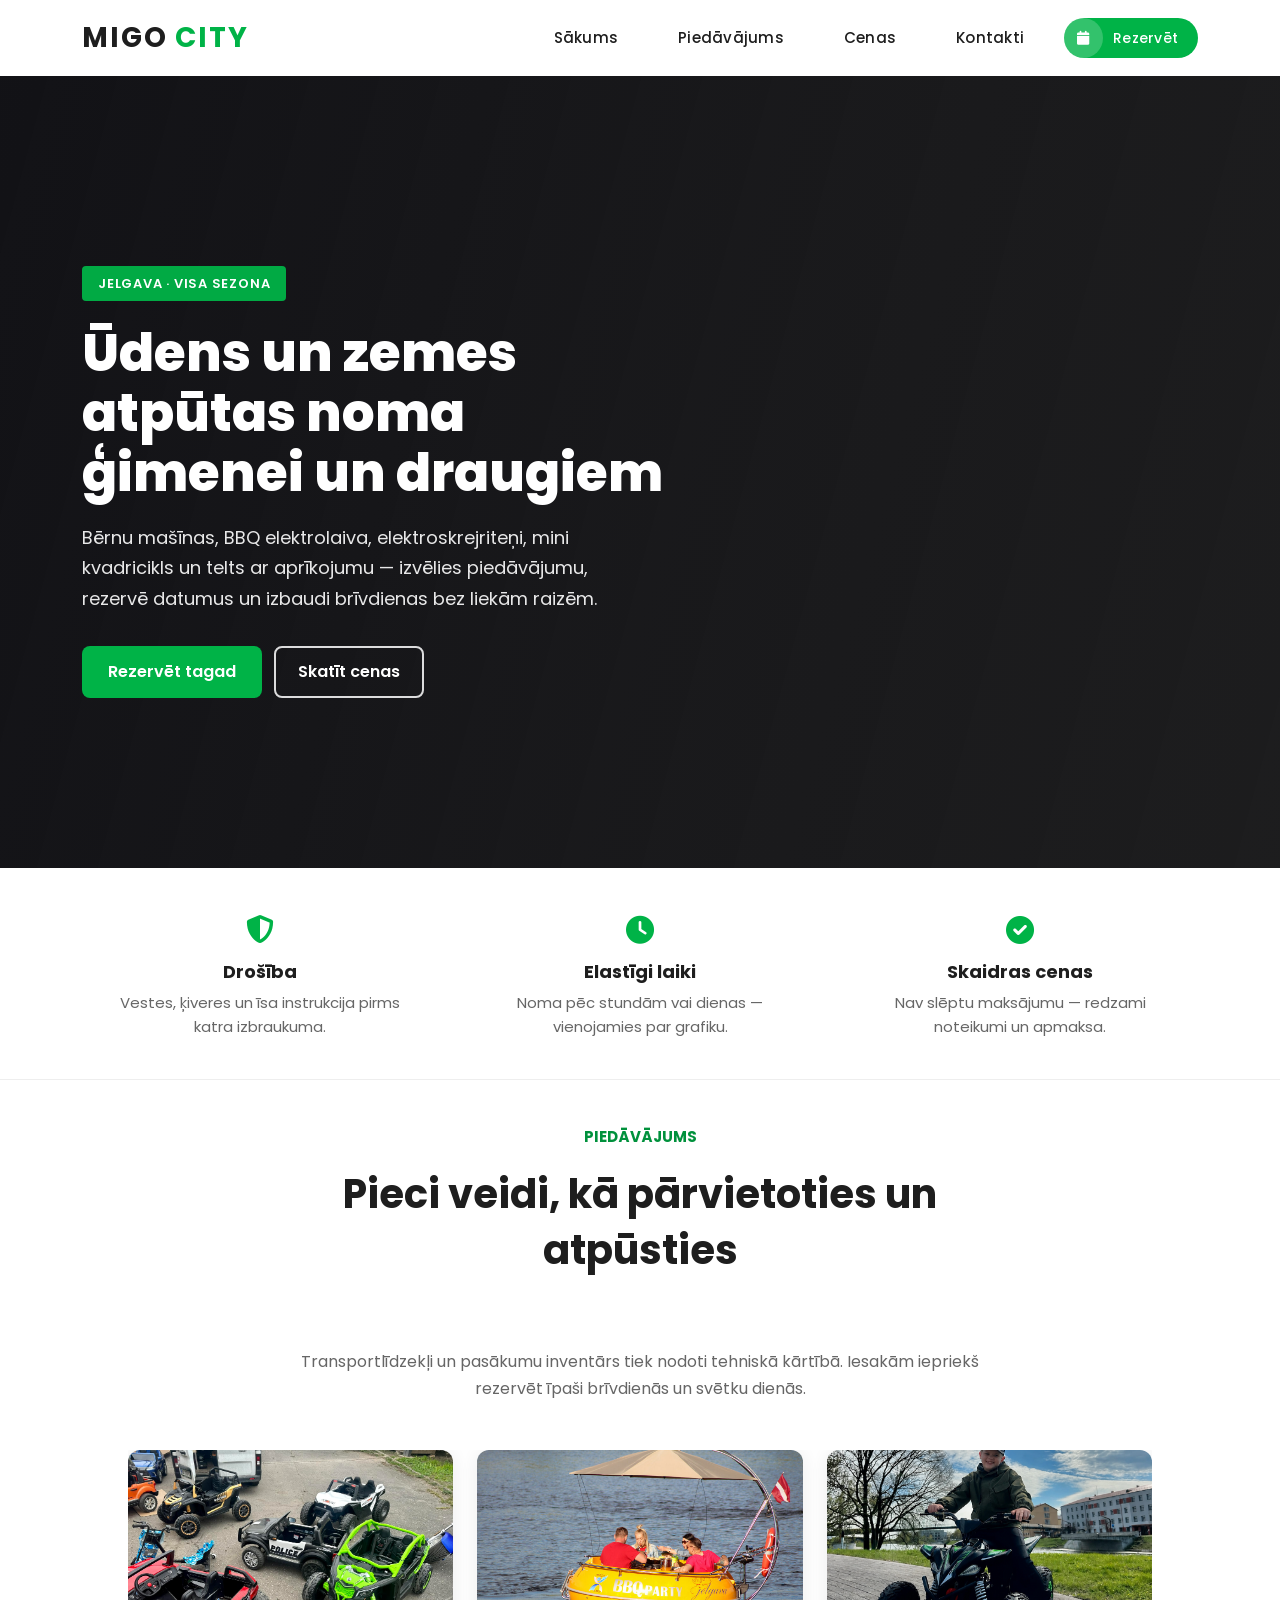
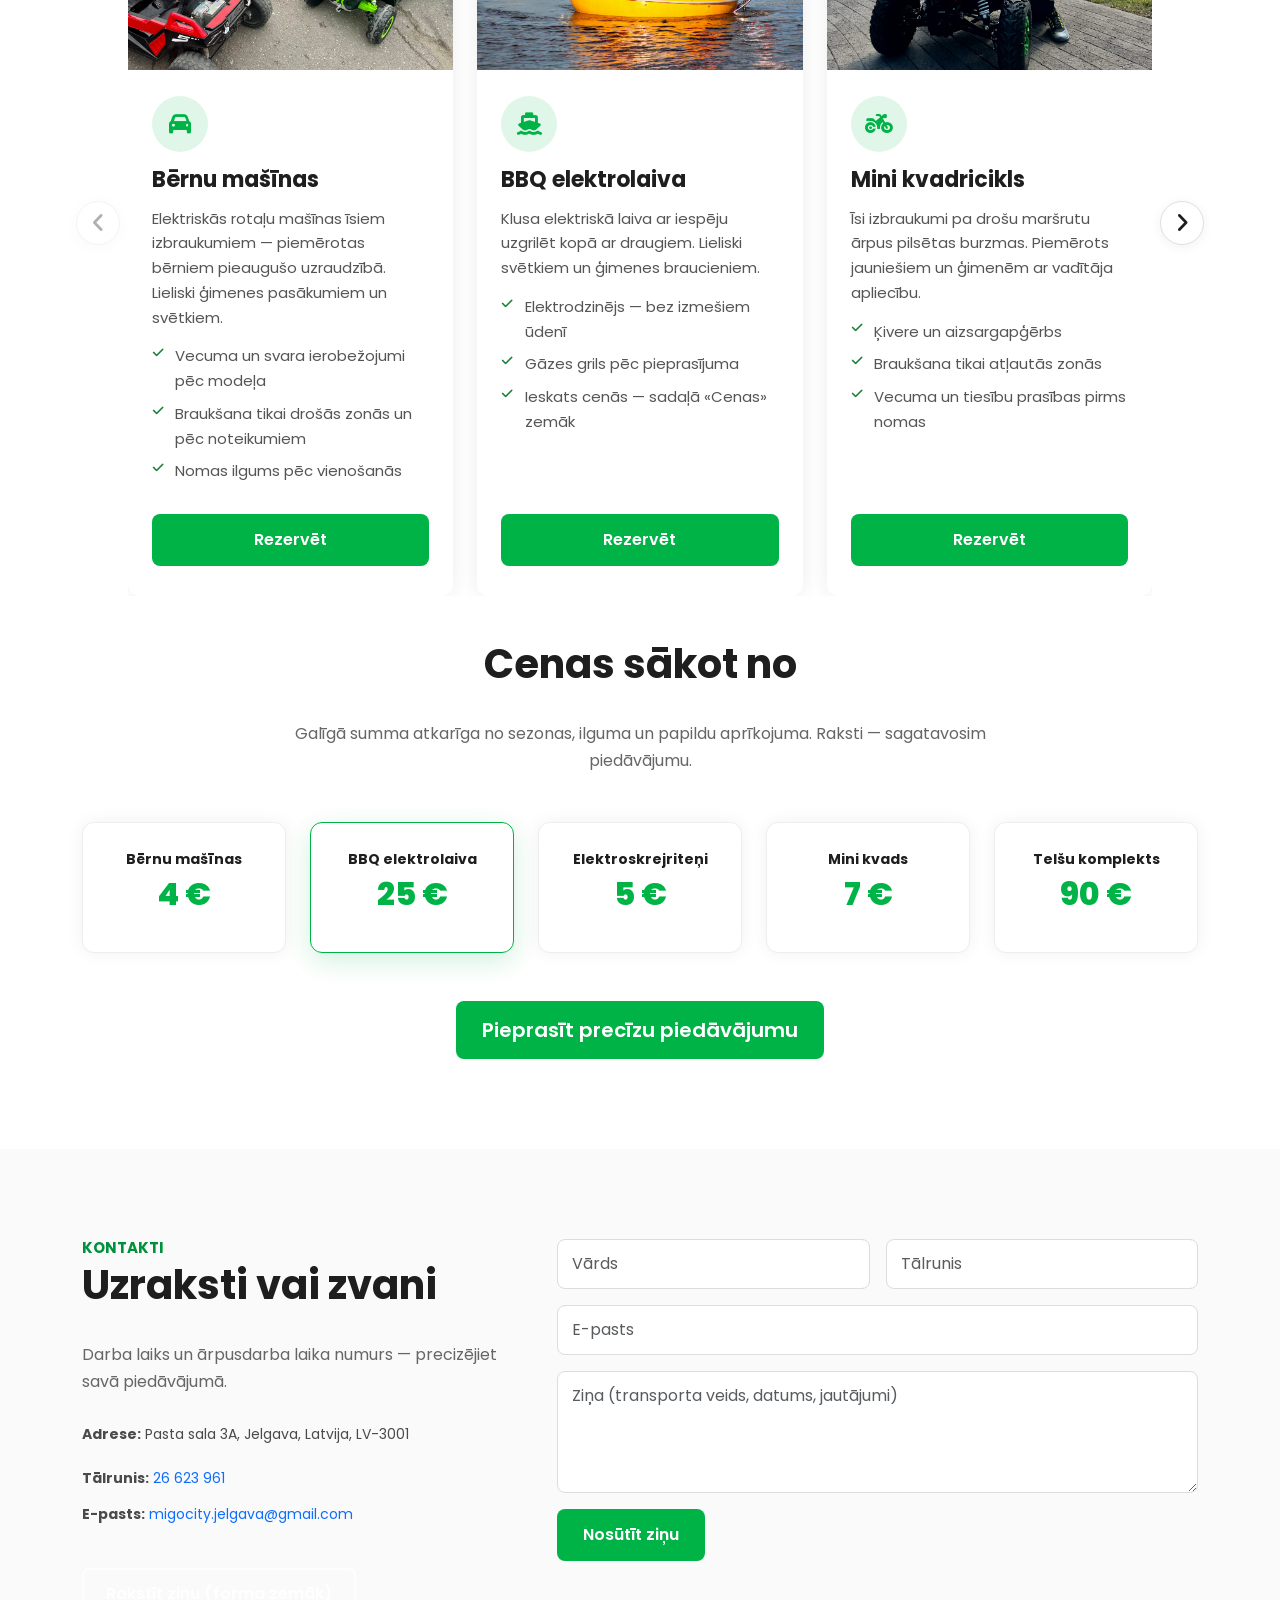
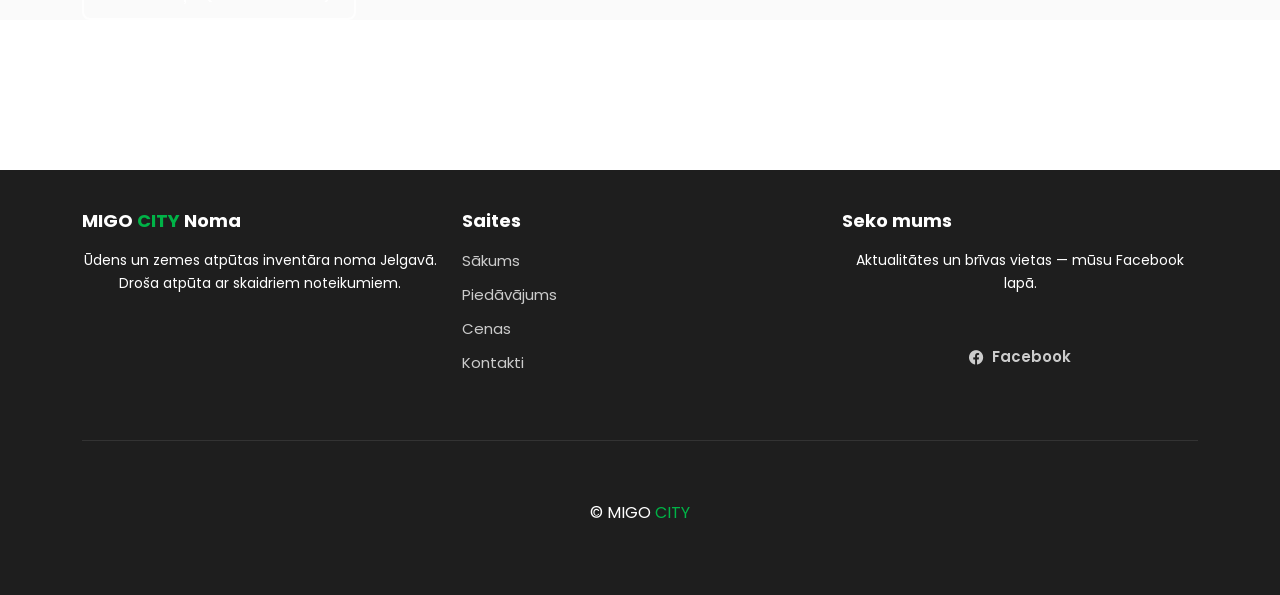
<file: Index.html>
<!DOCTYPE html>
<html lang="lv">

<head>
  <meta charset="utf-8">
  <meta name="viewport" content="width=device-width, initial-scale=1, shrink-to-fit=no">
  <meta name="description" content="Bērnu mašīnu, laivu, elektroskrejriteņu, mini kvadriciklu un telšu noma Jelgavā — ar galdiem, krēsliem, skaņu un LED. Rezervācija un atpūta ar ģimeni.">
  <link href="https://fonts.googleapis.com/css2?family=Poppins:wght@100;200;300;400;500;600;700;800;900&display=swap" rel="stylesheet">
  <title>Migo City Noma — ūdens un zemes atpūta Jelgavā</title>
  <link href="vendor/bootstrap/css/bootstrap.min.css" rel="stylesheet">
  <link rel="stylesheet" href="assets/css/fontawesome.css">
  <link rel="stylesheet" href="assets/css/site.css">
  <link rel="stylesheet" href="assets/css/animate.css">
</head>

<body class="rentals-site">

  <div id="js-preloader" class="js-preloader">
    <div class="preloader-inner">
      <span class="dot"></span>
      <div class="dots"><span></span><span></span><span></span></div>
    </div>
  </div>

  <header class="header-area header-sticky">
    <div class="container">
      <div class="row">
        <div class="col-12">
          <nav class="main-nav">
            <a href="rentals.html" class="logo">
              <h1><span class="logo-brand-migo">Migo</span> <span class="logo-brand-city">City</span></h1>
            </a>
            <ul class="nav scroll-to-section">
              <li><a href="#sakums">Sākums</a></li>
              <li><a href="#piedavajums">Piedāvājums</a></li>
              <li><a href="#cenas">Cenas</a></li>
              <li><a href="#kontakti">Kontakti</a></li>
              <li><a href="#" data-bs-toggle="modal" data-bs-target="#reservationModal"><i class="fa fa-calendar"></i> Rezervēt</a></li>
            </ul>
            <a class="menu-trigger"><span>Menu</span></a>
          </nav>
        </div>
      </div>
    </div>
  </header>

  <!-- Hero -->
  <section id="sakums" class="rentals-hero header-text">
    <div class="rentals-hero-bg" aria-hidden="true">
      <div class="rentals-hero-track">
        <div class="rentals-hero-slide rentals-hero-slide--1"></div>
        <div class="rentals-hero-slide rentals-hero-slide--2"></div>
        <div class="rentals-hero-slide rentals-hero-slide--3"></div>
        <div class="rentals-hero-slide rentals-hero-slide--1dup" aria-hidden="true"></div>
      </div>
    </div>
    <div class="container">
      <div class="row">
        <div class="col-lg-10 col-xl-9">
          <span class="rentals-hero-badge">Jelgava · visa sezona</span>
          <h1 class="rentals-hero-title">Ūdens un zemes atpūtas noma ģimenei un draugiem</h1>
          <p class="rentals-hero-lead">Bērnu mašīnas, BBQ elektrolaiva, elektroskrejriteņi, mini kvadricikls un telts ar aprīkojumu — izvēlies piedāvājumu, rezervē datumus un izbaudi brīvdienas bez liekām raizēm.</p>
          <div class="rentals-hero-actions">
            <button type="button" class="btn rentals-btn-primary" data-bs-toggle="modal" data-bs-target="#reservationModal">Rezervēt tagad</button>
            <a href="#cenas" class="btn rentals-btn-outline">Skatīt cenas</a>
          </div>
        </div>
      </div>
    </div>
  </section>

  <!-- Trust strip -->
  <section class="rentals-strip">
    <div class="container">
      <div class="row text-center g-4">
        <div class="col-md-4">
          <div class="rentals-strip-item">
            <i class="fa-solid fa-shield rentals-strip-icon" aria-hidden="true"></i>
            <h3>Drošība</h3>
            <p>Vestes, ķiveres un īsa instrukcija pirms katra izbraukuma.</p>
          </div>
        </div>
        <div class="col-md-4">
          <div class="rentals-strip-item">
            <i class="fa-solid fa-clock rentals-strip-icon" aria-hidden="true"></i>
            <h3>Elastīgi laiki</h3>
            <p>Noma pēc stundām vai dienas — vienojamies par grafiku.</p>
          </div>
        </div>
        <div class="col-md-4">
          <div class="rentals-strip-item">
            <i class="fa-solid fa-circle-check rentals-strip-icon" aria-hidden="true"></i>
            <h3>Skaidras cenas</h3>
            <p>Nav slēptu maksājumu — redzami noteikumi un apmaksa.</p>
          </div>
        </div>
      </div>
    </div>
  </section>

  <!-- Offerings -->
  <section id="piedavajums" class="section rentals-section">
    <div class="container">
      <div class="row">
        <div class="col-lg-8 offset-lg-2 text-center mb-5">
          <div class="section-heading">
            <h6>Piedāvājums</h6>
            <h2>Pieci veidi, kā pārvietoties un atpūsties</h2>
          </div>
          <p class="rentals-muted">Transportlīdzekļi un pasākumu inventārs tiek nodoti tehniskā kārtībā. Iesakām iepriekš rezervēt īpaši brīvdienās un svētku dienās.</p>
        </div>
      </div>
      <div class="rentals-cards-carousel" id="rentalsOfferingsCarousel">
        <button type="button" class="rentals-cards-nav rentals-cards-nav-prev" aria-controls="rentalsOfferingsTrack" aria-label="Iepriekšējie piedāvājumi" disabled>
          <i class="fa fa-angle-left" aria-hidden="true"></i>
        </button>
        <div class="rentals-cards-carousel-viewport">
          <div class="rentals-cards-carousel-track" id="rentalsOfferingsTrack">
            <div class="rentals-cards-carousel-cell">
              <article class="rentals-card">
                <img class="rentals-card-img" src="assets/images/rentals-hero-3.jpg" alt="Bērnu mašīnas">
                <div class="rentals-card-body">
                  <div class="rentals-icon" aria-hidden="true"><i class="fa-solid fa-car"></i></div>
                  <h3>Bērnu mašīnas</h3>
                  <p class="rentals-card-text">Elektriskās rotaļu mašīnas īsiem izbraukumiem — piemērotas bērniem pieaugušo uzraudzībā. Lieliski ģimenes pasākumiem un svētkiem.</p>
                  <ul>
                    <li>Vecuma un svara ierobežojumi pēc modeļa</li>
                    <li>Braukšana tikai drošās zonās un pēc noteikumiem</li>
                    <li>Nomas ilgums pēc vienošanās</li>
                  </ul>
                  <button type="button" class="btn reservation-popup-btn w-100" data-bs-toggle="modal" data-bs-target="#reservationModal">Rezervēt</button>
                </div>
              </article>
            </div>
            <div class="rentals-cards-carousel-cell">
              <article class="rentals-card">
                <img class="rentals-card-img" src="assets/images/bbq-rental.jpg" alt="BBQ elektrolaiva">
                <div class="rentals-card-body">
                  <div class="rentals-icon" aria-hidden="true"><i class="fa-solid fa-ship"></i></div>
                  <h3>BBQ elektrolaiva</h3>
                  <p class="rentals-card-text">Klusa elektriskā laiva ar iespēju uzgrilēt kopā ar draugiem. Lieliski svētkiem un ģimenes braucieniem.</p>
                  <ul>
                    <li>Elektrodzinējs — bez izmešiem ūdenī</li>
                    <li>Gāzes grils pēc pieprasījuma</li>
                    <li>Ieskats cenās — sadaļā «Cenas» zemāk</li>
                  </ul>
                  <button type="button" class="btn reservation-popup-btn w-100" data-bs-toggle="modal" data-bs-target="#reservationModal">Rezervēt</button>
                </div>
              </article>
            </div>
            <div class="rentals-cards-carousel-cell">
              <article class="rentals-card">
                <img class="rentals-card-img rentals-card-img--focus-lower" src="assets/images/mini-quad-rental.png" alt="Mini kvadricikls">
                <div class="rentals-card-body">
                  <div class="rentals-icon" aria-hidden="true"><i class="fa-solid fa-motorcycle"></i></div>
                  <h3>Mini kvadricikls</h3>
                  <p class="rentals-card-text">Īsi izbraukumi pa drošu maršrutu ārpus pilsētas burzmas. Piemērots jauniešiem un ģimenēm ar vadītāja apliecību.</p>
                  <ul>
                    <li>Ķivere un aizsargapģērbs</li>
                    <li>Braukšana tikai atļautās zonās</li>
                    <li>Vecuma un tiesību prasības pirms nomas</li>
                  </ul>
                  <button type="button" class="btn reservation-popup-btn w-100" data-bs-toggle="modal" data-bs-target="#reservationModal">Rezervēt</button>
                </div>
              </article>
            </div>
            <div class="rentals-cards-carousel-cell">
              <article class="rentals-card">
                <img class="rentals-card-img" src="assets/images/electric-scooter-rental.jpg" alt="Elektroskrejriteņi">
                <div class="rentals-card-body">
                  <div class="rentals-icon" aria-hidden="true"><i class="fa-solid fa-bolt"></i></div>
                  <h3>Elektroskrejriteņu noma</h3>
                  <p class="rentals-card-text">Klusi un ērti braucieni pa pilsētu vai promenādi — bez izmešiem, ar vienkāršu vadību. Piemēroti īsiem izbraucieniem un atklāšanai ar draugiem.</p>
                  <ul>
                    <li>Ķivere un drošības aprīkojums pēc noteikumiem</li>
                    <li>Instruktāža pie pirmās nomas</li>
                    <li>Maršruts un ātruma ierobežojumi — saskaņojam pirms izbraukšanas</li>
                  </ul>
                  <button type="button" class="btn reservation-popup-btn w-100" data-bs-toggle="modal" data-bs-target="#reservationModal">Rezervēt</button>
                </div>
              </article>
            </div>
            <div class="rentals-cards-carousel-cell">
              <article class="rentals-card">
                <img class="rentals-card-img" src="assets/images/tent-rental.jpg" alt="Telts un pasākumu aprīkojums">
                <div class="rentals-card-body">
                  <div class="rentals-icon" aria-hidden="true"><i class="fa-solid fa-campground"></i></div>
                  <h3>Telšu noma</h3>
                  <p class="rentals-card-text">Telts 4×4 m, 3×6 m vai 4×8 m — ar galdiem, krēsliem, gāzes sildītāju, JBL Ultimate skaņu, LED virtenēm un gatavu noskaņu svētkiem.</p>
                  <ul>
                    <li>Izmēri: 4×4, 3×6 un 4×8 m</li>
                    <li>Galdi, krēsli, gāzes sildītājs</li>
                    <li>JBL Ultimate un LED virtenes</li>
                  </ul>
                  <button type="button" class="btn reservation-popup-btn w-100" data-bs-toggle="modal" data-bs-target="#reservationModal">Rezervēt</button>
                </div>
              </article>
            </div>
          </div>
        </div>
        <button type="button" class="rentals-cards-nav rentals-cards-nav-next" aria-controls="rentalsOfferingsTrack" aria-label="Nākamie piedāvājumi">
          <i class="fa fa-angle-right" aria-hidden="true"></i>
        </button>
      </div>
    </div>
  </section>

  <!-- Pricing -->
  <section id="cenas" class="section rentals-section">
    <div class="container">
      <div class="row mb-5">
        <div class="col-lg-8 offset-lg-2 text-center">
          <div class="section-heading">
            <h2>Cenas sākot no</h2>
          </div>
          <p class="rentals-muted">Galīgā summa atkarīga no sezonas, ilguma un papildu aprīkojuma. Raksti — sagatavosim piedāvājumu.</p>
        </div>
      </div>
      <div class="row row-cols-1 row-cols-md-2 row-cols-xl-5 g-4 rentals-price-row">
        <div class="col">
          <div class="rentals-price-card">
            <h3>Bērnu mašīnas</h3>
            <p class="rentals-price-amount">4 €</p>
          </div>
        </div>
        <div class="col">
          <div class="rentals-price-card rentals-price-card-featured">
            <h3>BBQ elektrolaiva</h3>
            <p class="rentals-price-amount">25 €</p>
          </div>
        </div>
        <div class="col">
          <div class="rentals-price-card">
            <h3>Elektroskrejriteņi</h3>
            <p class="rentals-price-amount">5 €</p>
          </div>
        </div>
        <div class="col">
          <div class="rentals-price-card">
            <h3>Mini kvads</h3>
            <p class="rentals-price-amount">7 €</p>
          </div>
        </div>
        <div class="col">
          <div class="rentals-price-card">
            <h3>Telšu komplekts</h3>
            <p class="rentals-price-amount">90 €</p>
          </div>
        </div>
      </div>
      <div class="text-center mt-5">
        <button type="button" class="btn rentals-btn-primary btn-lg" data-bs-toggle="modal" data-bs-target="#reservationModal">Pieprasīt precīzu piedāvājumu</button>
      </div>
    </div>
  </section>

  <!-- Contact -->
  <section id="kontakti" class="rentals-section rentals-section-alt">
    <div class="container">
      <div class="row">
        <div class="col-lg-5 mb-4 mb-lg-0 scroll-to-section">
          <div class="section-heading">
            <h6>Kontakti</h6>
            <h2>Uzraksti vai zvani</h2>
          </div>
          <p class="rentals-muted mb-4">Darba laiks un ārpusdarba laika numurs — precizējiet savā piedāvājumā.</p>
          <p class="mb-3"><strong>Adrese:</strong> Pasta sala 3A, Jelgava, Latvija, LV-3001</p>
          <p class="mb-2"><strong>Tālrunis:</strong> <a href="tel:+37126623961">26 623 961</a></p>
          <p class="mb-4"><strong>E-pasts:</strong> <a href="mailto:migocity.jelgava@gmail.com">migocity.jelgava@gmail.com</a></p>
          <a href="#kontakti" class="btn rentals-btn-outline mt-3">Rakstīt ziņu (forma zemāk)</a>
        </div>
        <div class="col-lg-7">
          <form class="rentals-contact-form" id="rentalsQuickForm" action="#" method="post">
            <div class="row g-3">
              <div class="col-md-6">
                <input type="text" class="form-control" name="name" placeholder="Vārds" required autocomplete="name">
              </div>
              <div class="col-md-6">
                <input type="tel" class="form-control" name="phone" placeholder="Tālrunis" autocomplete="tel">
              </div>
              <div class="col-12">
                <input type="email" class="form-control" name="email" placeholder="E-pasts" required autocomplete="email">
              </div>
              <div class="col-12">
                <textarea class="form-control" name="message" rows="4" placeholder="Ziņa (transporta veids, datums, jautājumi)" required></textarea>
              </div>
              <div class="col-12">
                <button type="submit" class="btn rentals-btn-primary">Nosūtīt ziņu</button>
              </div>
            </div>
          </form>
          <p class="rentals-form-done mt-3" id="rentalsFormDone" hidden>Paldies! Ziņa nosūtīta — sazināsimies tuvākajā laikā.</p>
        </div>
      </div>
    </div>
  </section>

  <!-- Footer -->
  <footer class="rentals-footer">
    <div class="container">
      <div class="row rentals-footer-grid">
        <div class="col-lg-4 col-md-6 mb-4 mb-lg-0">
          <h4><span class="logo-brand-migo">Migo</span> <span class="logo-brand-city">City</span> Noma</h4>
          <p class="rentals-footer-text">Ūdens un zemes atpūtas inventāra noma Jelgavā. Droša atpūta ar skaidriem noteikumiem.</p>
        </div>
        <div class="col-lg-4 col-md-6 mb-4 mb-lg-0">
          <h4>Saites</h4>
          <ul class="rentals-footer-links scroll-to-section">
            <li><a href="#sakums">Sākums</a></li>
            <li><a href="#piedavajums">Piedāvājums</a></li>
            <li><a href="#cenas">Cenas</a></li>
            <li><a href="#kontakti">Kontakti</a></li>
          </ul>
        </div>
        <div class="col-lg-4 col-md-6">
          <h4>Seko mums</h4>
          <p class="rentals-footer-text">Aktualitātes un brīvas vietas — mūsu Facebook lapā.</p>
          <p class="mb-0" style="margin-top: 12px;">
            <a href="https://www.facebook.com/Migo.City.Jelgava/" class="rentals-footer-social-link" target="_blank" rel="noopener noreferrer"><i class="fab fa-facebook" aria-hidden="true"></i><span> Facebook</span></a>
          </p>
        </div>
      </div>
      <div class="rentals-footer-bottom">
        <p>© <span class="logo-brand-migo">Migo</span> <span class="logo-brand-city">City</span></p>
      </div>
    </div>
  </footer>

  <!-- Reservation modal -->
  <div class="modal fade reservation-modal" id="reservationModal" tabindex="-1" aria-labelledby="reservationModalLabel" aria-hidden="true">
    <div class="modal-dialog modal-dialog-centered modal-dialog-scrollable">
      <div class="modal-content">
        <div class="modal-header">
          <h5 class="modal-title" id="reservationModalLabel">Rezervācija</h5>
          <button type="button" class="btn-close" data-bs-dismiss="modal" aria-label="Aizvērt"></button>
        </div>
        <div class="modal-body reservation-modal-body">
          <div id="reservationWidget" class="reservation-widget">
            <div class="reservation-step" id="reservationCalendarStep">
              <p class="reservation-hint">Izvēlieties nomas sākuma un beigu datumu.</p>
              <div class="reservation-cal-toolbar">
                <button type="button" class="reservation-cal-nav" id="resCalPrev" aria-label="Iepriekšējais mēnesis">&lsaquo;</button>
                <span class="reservation-cal-title" id="resCalTitle"></span>
                <button type="button" class="reservation-cal-nav" id="resCalNext" aria-label="Nākamais mēnesis">&rsaquo;</button>
              </div>
              <div class="reservation-cal-weekdays" aria-hidden="true">
                <span>Pr</span><span>Ot</span><span>Tr</span><span>Ce</span><span>Pk</span><span>Se</span><span>Sv</span>
              </div>
              <div class="reservation-cal-grid" id="resCalGrid"></div>
            </div>
            <div class="reservation-step" id="reservationContactStep" hidden>
              <p class="reservation-summary"><strong>Izvēlētais periods:</strong> <span id="resSummaryDates"></span></p>
              <form id="reservationContactForm" class="reservation-form" novalidate>
                <input type="hidden" name="date_from" id="resDateFrom" value="">
                <input type="hidden" name="date_to" id="resDateTo" value="">
                <div class="mb-2">
                  <input type="text" class="form-control reservation-input" name="name" id="resName" placeholder="Vārds" required autocomplete="name">
                </div>
                <div class="mb-2">
                  <input type="tel" class="form-control reservation-input" name="phone" id="resPhone" placeholder="Tālrunis" required autocomplete="tel">
                </div>
                <div class="mb-2">
                  <input type="email" class="form-control reservation-input" name="email" id="resEmail" placeholder="E-pasts" required autocomplete="email">
                </div>
                <div class="mb-3">
                  <textarea class="form-control reservation-input" name="message" id="resMessage" rows="3" placeholder="Ziņa (neobligāti)"></textarea>
                </div>
                <button type="submit" class="btn reservation-submit">Nosūtīt rezervācijas pieprasījumu</button>
              </form>
              <button type="button" class="btn reservation-back" id="resCalBack">Atpakaļ pie kalendāra</button>
              <p class="reservation-done" id="reservationDone" hidden>Paldies! Jūsu pieprasījums ir saglabāts — mēs ar jums sazināsimies.</p>
            </div>
          </div>
        </div>
      </div>
    </div>
  </div>

  <script src="vendor/jquery/jquery.min.js"></script>
  <script src="vendor/bootstrap/js/bootstrap.min.js"></script>
  <script src="assets/js/custom.js"></script>
  <script>
    (function () {
      var f = document.getElementById('rentalsQuickForm');
      var done = document.getElementById('rentalsFormDone');
      if (f && done) {
        f.addEventListener('submit', function (e) {
          e.preventDefault();
          if (!f.checkValidity()) {
            f.reportValidity();
            return;
          }
          f.reset();
          done.hidden = false;
        });
      }
    })();
  </script>
</body>

</html>
</file>
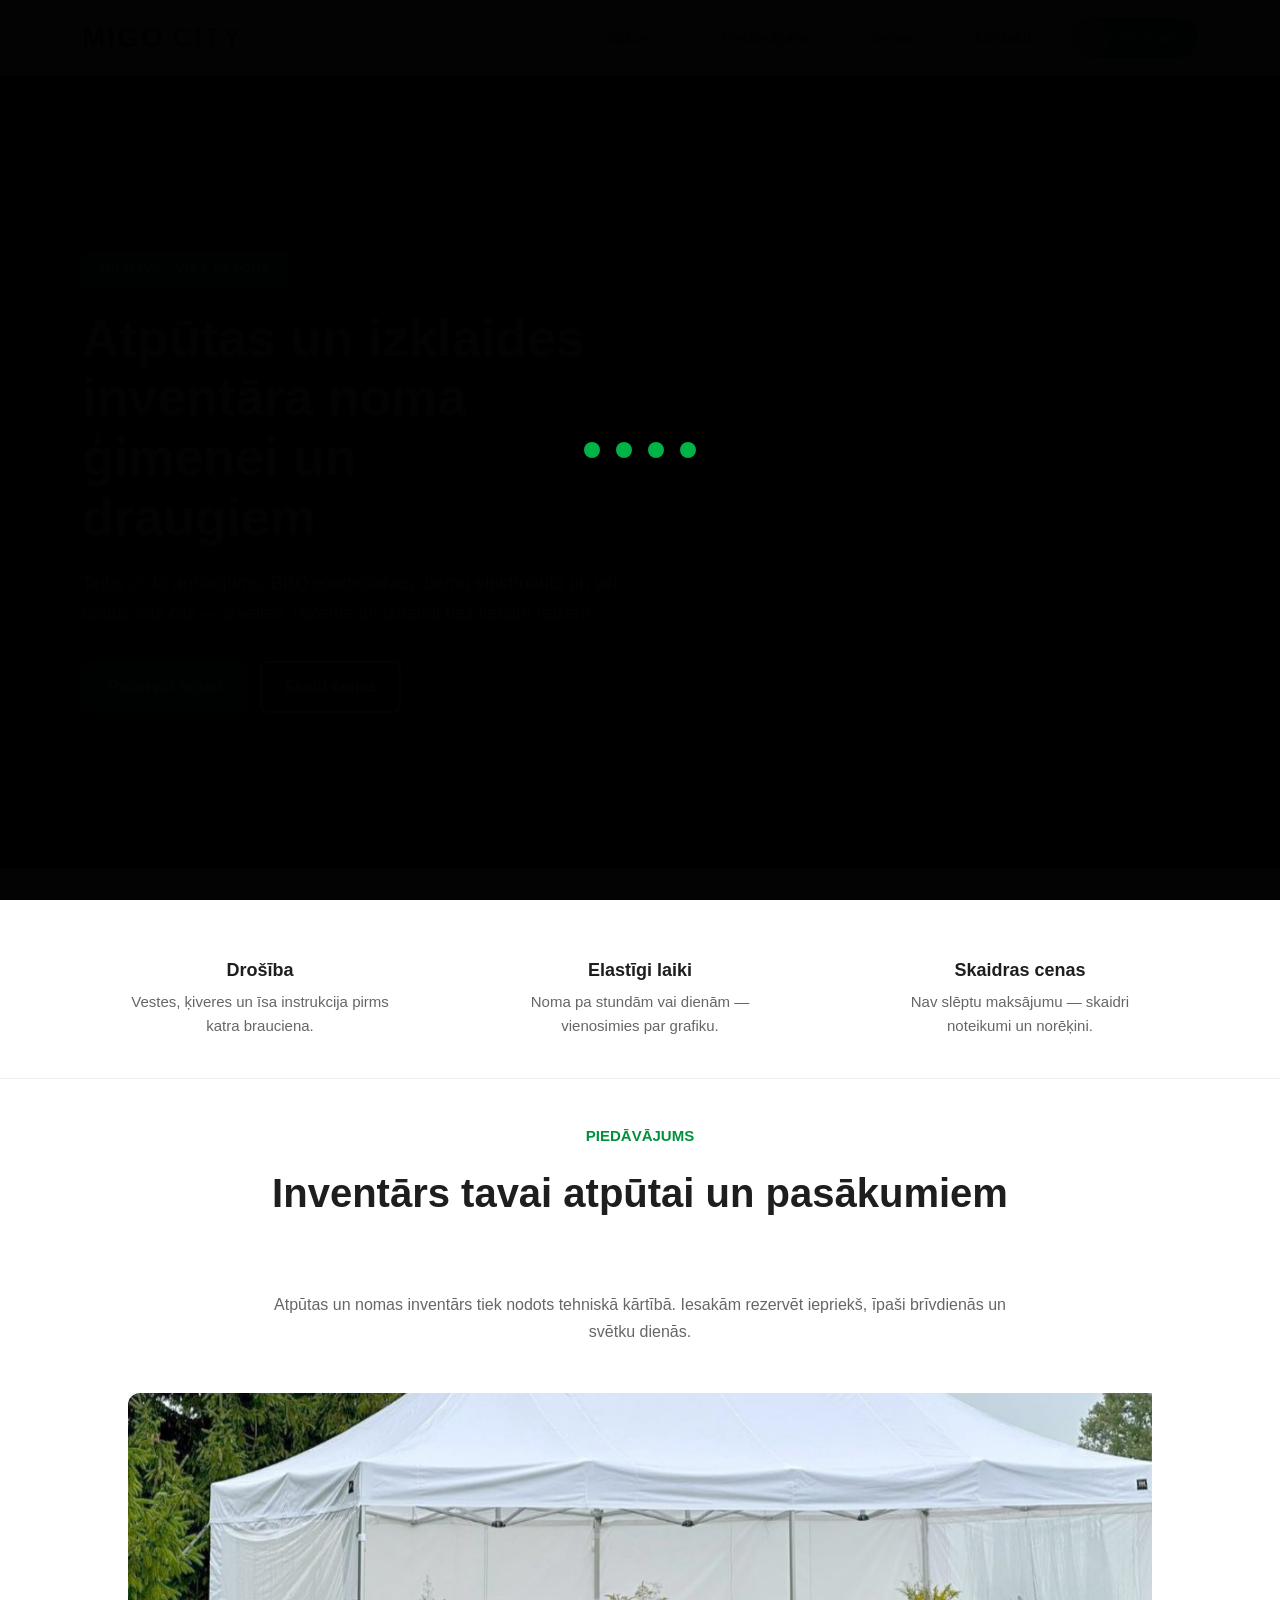
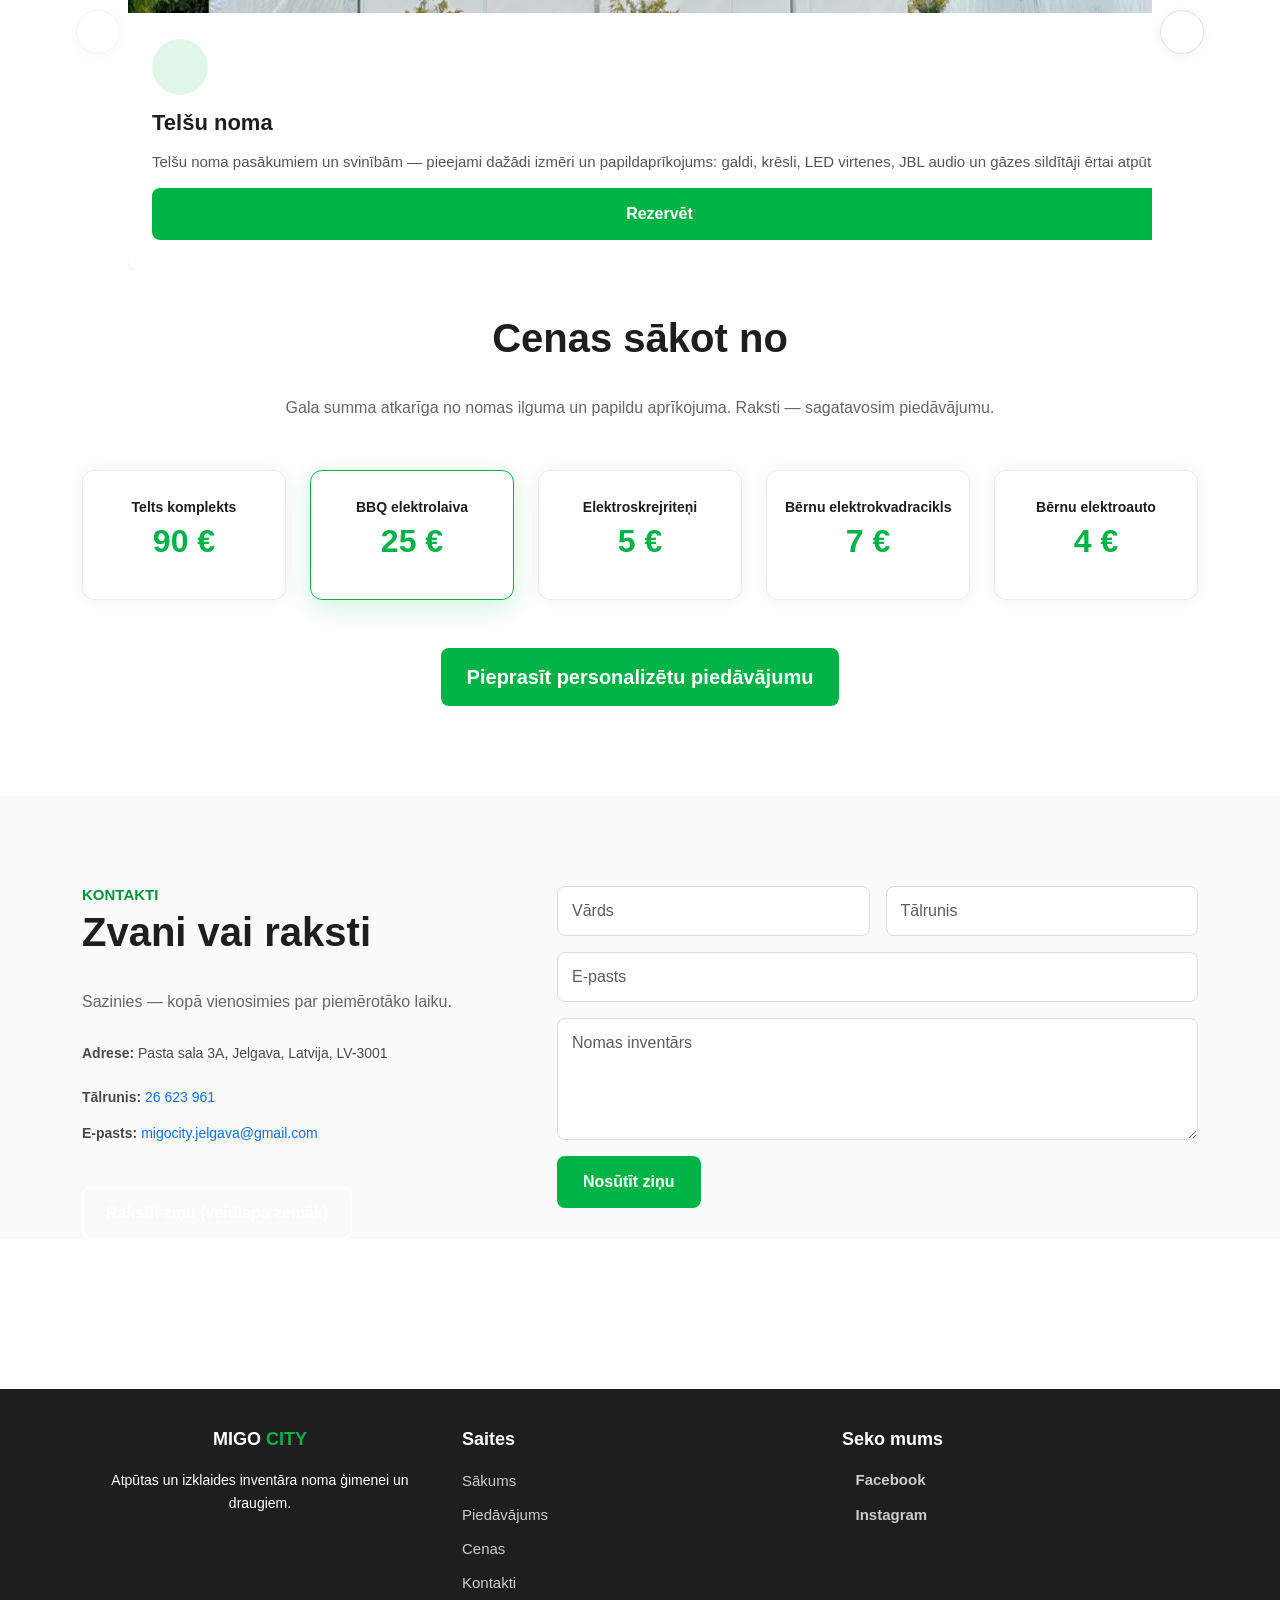
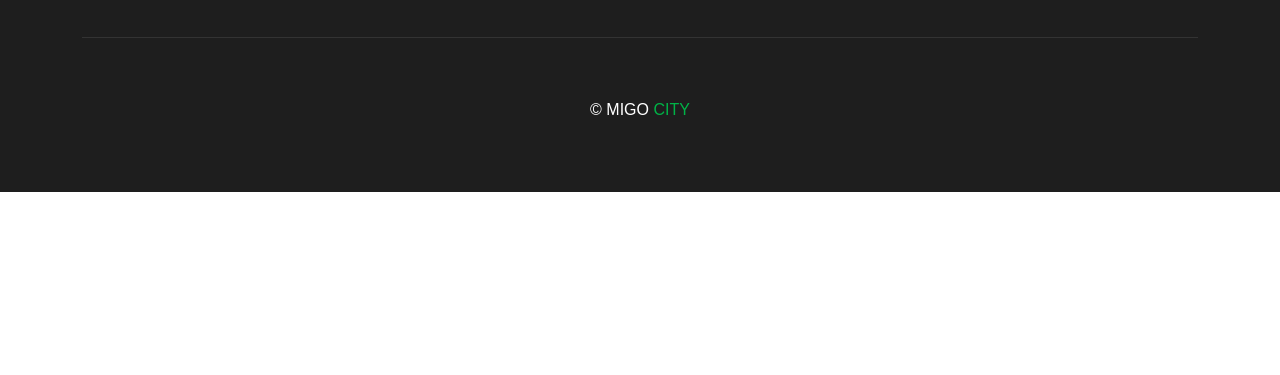
<file: index.html>
<!DOCTYPE html>
<html lang="lv">

<head>
  <meta charset="utf-8">
  <meta name="viewport" content="width=device-width, initial-scale=1, shrink-to-fit=no">
  <meta name="description" content="Bērnu elektroauto, bērnu elektrokvadraciklu, elektroskrejriteņu, laivu un telšu noma Jelgavā — ar galdiem, krēsliem, skaņu un LED. Rezervē un izbaudi atpūtu kopā ar ģimeni.">
  <link href="https://fonts.googleapis.com/css2?family=Poppins:wght@100;200;300;400;500;600;700;800;900&display=swap" rel="stylesheet">
  <title>Migo City Noma — ūdens un zemes atpūta Jelgavā</title>
  <link href="vendor/bootstrap/css/bootstrap.min.css" rel="stylesheet">
  <link rel="stylesheet" href="assets/css/fontawesome.css">
  <link rel="stylesheet" href="assets/css/site.css">
  <link rel="stylesheet" href="assets/css/animate.css">
</head>

<body class="rentals-site">

  <div id="js-preloader" class="js-preloader">
    <div class="preloader-inner">
      <span class="dot"></span>
      <div class="dots"><span></span><span></span><span></span></div>
    </div>
  </div>

  <header class="header-area header-sticky">
    <div class="container">
      <div class="row">
        <div class="col-12">
          <nav class="main-nav">
            <a href="index.html" class="logo">
              <h1><span class="logo-brand-migo">Migo</span> <span class="logo-brand-city">City</span><i class="fa-solid fa-leaf logo-brand-leaf" aria-hidden="true"></i></h1>
            </a>
            <ul class="nav scroll-to-section">
              <li><a href="#sakums">Sākums</a></li>
              <li><a href="#piedavajums">Piedāvājums</a></li>
              <li><a href="#cenas">Cenas</a></li>
              <li><a href="#kontakti">Kontakti</a></li>
              <li><a href="#" data-bs-toggle="modal" data-bs-target="#reservationModal"><i class="fa fa-calendar"></i> Rezervēt</a></li>
            </ul>
            <a class="menu-trigger"><span>Menu</span></a>
          </nav>
        </div>
      </div>
    </div>
  </header>

  <!-- Hero -->
  <section id="sakums" class="rentals-hero header-text">
    <div class="rentals-hero-bg" aria-hidden="true">
      <div class="rentals-hero-track">
        <div class="rentals-hero-slide rentals-hero-slide--2"></div>
        <div class="rentals-hero-slide rentals-hero-slide--3"></div>
        <div class="rentals-hero-slide rentals-hero-slide--2dup" aria-hidden="true"></div>
      </div>
    </div>
    <div class="container">
      <div class="row">
        <div class="col-lg-10 col-xl-9">
          <span class="rentals-hero-badge">Jelgava · visa sezona</span>
          <h1 class="rentals-hero-title">Atpūtas un izklaides inventāra noma ģimenei un draugiem</h1>
          <p class="rentals-hero-lead">Teltis un to aprīkojums, BBQ elektrolaivas, bērnu elektroauto un vēl daudz kas cits — izvēlies, rezervē un izbaudi bez liekām raizēm.</p>
          <div class="rentals-hero-actions">
            <button type="button" class="btn rentals-btn-primary" data-bs-toggle="modal" data-bs-target="#reservationModal">Rezervēt tagad</button>
            <a href="#cenas" class="btn rentals-btn-outline">Skatīt cenas</a>
          </div>
        </div>
      </div>
    </div>
  </section>

  <!-- Trust strip -->
  <section class="rentals-strip">
    <div class="container">
      <div class="row text-center g-4">
        <div class="col-md-4">
          <div class="rentals-strip-item">
            <i class="fa-solid fa-shield rentals-strip-icon" aria-hidden="true"></i>
            <h3>Drošība</h3>
            <p>Vestes, ķiveres un īsa instrukcija pirms katra brauciena.</p>
          </div>
        </div>
        <div class="col-md-4">
          <div class="rentals-strip-item">
            <i class="fa-solid fa-clock rentals-strip-icon" aria-hidden="true"></i>
            <h3>Elastīgi laiki</h3>
            <p>Noma pa stundām vai dienām — vienosimies par grafiku.</p>
          </div>
        </div>
        <div class="col-md-4">
          <div class="rentals-strip-item">
            <i class="fa-solid fa-circle-check rentals-strip-icon" aria-hidden="true"></i>
            <h3>Skaidras cenas</h3>
            <p>Nav slēptu maksājumu — skaidri noteikumi un norēķini.</p>
          </div>
        </div>
      </div>
    </div>
  </section>

  <!-- Offerings -->
  <section id="piedavajums" class="section rentals-section">
    <div class="container">
      <div class="row">
        <div class="col-lg-8 offset-lg-2 text-center mb-5">
          <div class="section-heading">
            <h6>Piedāvājums</h6>
            <h2>Inventārs tavai atpūtai un pasākumiem</h2>
          </div>
          <p class="rentals-muted">Atpūtas un nomas inventārs tiek nodots tehniskā kārtībā. Iesakām rezervēt iepriekš, īpaši brīvdienās un svētku dienās.</p>
        </div>
      </div>
      <div class="rentals-cards-carousel" id="rentalsOfferingsCarousel">
        <button type="button" class="rentals-cards-nav rentals-cards-nav-prev" aria-controls="rentalsOfferingsTrack" aria-label="Iepriekšējie piedāvājumi" disabled>
          <i class="fa fa-angle-left" aria-hidden="true"></i>
        </button>
        <div class="rentals-cards-carousel-viewport">
          <div class="rentals-cards-carousel-track" id="rentalsOfferingsTrack">
            <div class="rentals-cards-carousel-cell">
              <article class="rentals-card">
                <img class="rentals-card-img" src="assets/images/tent-rental.jpg" alt="Telts un pasākumu aprīkojums">
                <div class="rentals-card-body">
                  <div class="rentals-icon" aria-hidden="true"><i class="fa-solid fa-campground"></i></div>
                  <h3>Telšu noma</h3>
                  <p class="rentals-card-text">Telšu noma pasākumiem un svinībām — pieejami dažādi izmēri un papildaprīkojums: galdi, krēsli, LED virtenes, JBL audio un gāzes sildītāji ērtai atpūtai.</p>
                  <button type="button" class="btn reservation-popup-btn w-100" data-bs-toggle="modal" data-bs-target="#reservationModal">Rezervēt</button>
                </div>
              </article>
            </div>
            <div class="rentals-cards-carousel-cell">
              <article class="rentals-card">
                <img class="rentals-card-img" src="assets/images/bbq-rental.jpg" alt="BBQ elektrolaiva">
                <div class="rentals-card-body">
                  <div class="rentals-icon" aria-hidden="true"><i class="fa-solid fa-ship"></i></div>
                  <h3>BBQ elektrolaiva</h3>
                  <p class="rentals-card-text">BBQ elektrolaiva mierīgiem izbraucieniem pa ūdeni ar iespēju baudīt kopīgu maltīti uz klāja.</p>
                  <button type="button" class="btn reservation-popup-btn w-100" data-bs-toggle="modal" data-bs-target="#reservationModal">Rezervēt</button>
                </div>
              </article>
            </div>
            <div class="rentals-cards-carousel-cell">
              <article class="rentals-card">
                <img class="rentals-card-img rentals-card-img--focus-lower" src="assets/images/mini-quad-rental.png" alt="Bērnu elektrokvadracikls">
                <div class="rentals-card-body">
                  <div class="rentals-icon" aria-hidden="true"><i class="fa-solid fa-motorcycle"></i></div>
                  <h3>Bērnu elektrokvadracikls</h3>
                  <p class="rentals-card-text">Bērnu elektrokvadracikls drošiem un aizraujošiem izbraucieniem, kas sagādā prieku bērniem un vecākiem.</p>
                  <button type="button" class="btn reservation-popup-btn w-100" data-bs-toggle="modal" data-bs-target="#reservationModal">Rezervēt</button>
                </div>
              </article>
            </div>
            <div class="rentals-cards-carousel-cell">
              <article class="rentals-card">
                <img class="rentals-card-img rentals-card-img--focus-scooter" src="assets/images/electric-scooter-rental.jpg" alt="Elektroskrejriteņi">
                <div class="rentals-card-body">
                  <div class="rentals-icon" aria-hidden="true"><i class="fa-solid fa-bolt"></i></div>
                  <h3>Elektroskrejriteņu noma</h3>
                  <p class="rentals-card-text">Elektroskrejriteņu noma ērtai pārvietošanai pa pilsētu un īsiem izbraucieniem brīvajā laikā.</p>
                  <button type="button" class="btn reservation-popup-btn w-100" data-bs-toggle="modal" data-bs-target="#reservationModal">Rezervēt</button>
                </div>
              </article>
            </div>
            <div class="rentals-cards-carousel-cell">
              <article class="rentals-card">
                <img class="rentals-card-img" src="assets/images/rentals-hero-3.jpg" alt="Bērnu elektroauto">
                <div class="rentals-card-body">
                  <div class="rentals-icon" aria-hidden="true"><i class="fa-solid fa-car"></i></div>
                  <h3>Bērnu elektroauto</h3>
                  <p class="rentals-card-text">Bērnu elektroauto jautriem braucieniem un ģimeniskai atpūtai, īpaši svētkos un pasākumos.</p>
                  <button type="button" class="btn reservation-popup-btn w-100" data-bs-toggle="modal" data-bs-target="#reservationModal">Rezervēt</button>
                </div>
              </article>
            </div>
          </div>
        </div>
        <button type="button" class="rentals-cards-nav rentals-cards-nav-next" aria-controls="rentalsOfferingsTrack" aria-label="Nākamie piedāvājumi">
          <i class="fa fa-angle-right" aria-hidden="true"></i>
        </button>
      </div>
    </div>
  </section>

  <!-- Pricing -->
  <section id="cenas" class="section rentals-section">
    <div class="container">
      <div class="row mb-5">
        <div class="col-lg-8 offset-lg-2 text-center">
          <div class="section-heading">
            <h2>Cenas sākot no</h2>
          </div>
          <p class="rentals-muted">Gala summa atkarīga no nomas ilguma un papildu aprīkojuma. Raksti — sagatavosim piedāvājumu.</p>
        </div>
      </div>
      <div class="row row-cols-1 row-cols-md-2 row-cols-xl-5 g-4 rentals-price-row">
        <div class="col">
          <div class="rentals-price-card">
            <h3>Telts komplekts</h3>
            <p class="rentals-price-amount">90 €</p>
          </div>
        </div>
        <div class="col">
          <div class="rentals-price-card rentals-price-card-featured">
            <h3>BBQ elektrolaiva</h3>
            <p class="rentals-price-amount">25 €</p>
          </div>
        </div>
        <div class="col">
          <div class="rentals-price-card">
            <h3>Elektroskrejriteņi</h3>
            <p class="rentals-price-amount">5 €</p>
          </div>
        </div>
        <div class="col">
          <div class="rentals-price-card">
            <h3 class="rentals-price-title-shift-left">Bērnu elektrokvadracikls</h3>
            <p class="rentals-price-amount">7 €</p>
          </div>
        </div>
        <div class="col">
          <div class="rentals-price-card">
            <h3>Bērnu elektroauto</h3>
            <p class="rentals-price-amount">4 €</p>
          </div>
        </div>
      </div>
      <div class="text-center mt-5">
        <button type="button" class="btn rentals-btn-primary btn-lg" data-bs-toggle="modal" data-bs-target="#reservationModal">Pieprasīt personalizētu piedāvājumu</button>
      </div>
    </div>
  </section>

  <!-- Contact -->
  <section id="kontakti" class="rentals-section rentals-section-alt">
    <div class="container">
      <div class="row">
        <div class="col-lg-5 mb-4 mb-lg-0 scroll-to-section">
          <div class="section-heading">
            <h6>Kontakti</h6>
            <h2>Zvani vai raksti</h2>
          </div>
          <p class="rentals-muted mb-4">Sazinies — kopā vienosimies par piemērotāko laiku.</p>
          <p class="mb-3"><strong>Adrese:</strong> Pasta sala 3A, Jelgava, Latvija, LV-3001</p>
          <p class="mb-2"><strong>Tālrunis:</strong> <a href="tel:+37126623961">26 623 961</a></p>
          <p class="mb-4"><strong>E-pasts:</strong> <a href="mailto:migocity.jelgava@gmail.com">migocity.jelgava@gmail.com</a></p>
          <a href="#kontakti" class="btn rentals-btn-outline mt-3">Rakstīt ziņu (veidlapa zemāk)</a>
        </div>
        <div class="col-lg-7">
          <form class="rentals-contact-form" id="rentalsQuickForm" action="#" method="post">
            <input type="hidden" name="_subject" value="Kontaktu forma — Migo City Noma">
            <input type="hidden" name="_captcha" value="false">
            <div class="row g-3">
              <div class="col-md-6">
                <input type="text" class="form-control" name="name" placeholder="Vārds" required autocomplete="name">
              </div>
              <div class="col-md-6">
                <input type="tel" class="form-control" name="phone" placeholder="Tālrunis" autocomplete="tel">
              </div>
              <div class="col-12">
                <input type="email" class="form-control" name="email" placeholder="E-pasts" required autocomplete="email">
              </div>
              <div class="col-12">
                <textarea class="form-control" name="message" rows="4" placeholder="Nomas inventārs" required></textarea>
              </div>
              <div class="col-12">
                <button type="submit" class="btn rentals-btn-primary">Nosūtīt ziņu</button>
              </div>
            </div>
          </form>
          <p class="rentals-form-done mt-3" id="rentalsFormDone" hidden>Paldies! Ziņa nosūtīta — sazināsimies tuvākajā laikā.</p>
        </div>
      </div>
    </div>
  </section>

  <!-- Footer -->
  <footer class="rentals-footer">
    <div class="container">
      <div class="row rentals-footer-grid">
        <div class="col-lg-4 col-md-6 mb-4 mb-lg-0 rentals-footer-brand-col">
          <h4><span class="logo-brand-migo">Migo</span> <span class="logo-brand-city">City</span></h4>
          <p class="rentals-footer-text">Atpūtas un izklaides inventāra noma ģimenei un draugiem.</p>
        </div>
        <div class="col-lg-4 col-md-6 mb-4 mb-lg-0">
          <h4>Saites</h4>
          <ul class="rentals-footer-links scroll-to-section">
            <li><a href="#sakums">Sākums</a></li>
            <li><a href="#piedavajums">Piedāvājums</a></li>
            <li><a href="#cenas">Cenas</a></li>
            <li><a href="#kontakti">Kontakti</a></li>
          </ul>
        </div>
        <div class="col-lg-4 col-md-6">
          <h4>Seko mums</h4>
          <div class="rentals-footer-social">
            <a href="https://www.facebook.com/Migo.City.Jelgava/" class="rentals-footer-social-link" target="_blank" rel="noopener noreferrer"><i class="fab fa-facebook" aria-hidden="true"></i><span> Facebook</span></a>
            <a href="https://www.instagram.com/migocityjelgava/" class="rentals-footer-social-link" target="_blank" rel="noopener noreferrer"><i class="fab fa-instagram" aria-hidden="true"></i><span> Instagram</span></a>
          </div>
        </div>
      </div>
      <div class="rentals-footer-bottom">
        <p>© <span class="logo-brand-migo">Migo</span> <span class="logo-brand-city">City</span></p>
      </div>
    </div>
  </footer>

  <!-- Reservation modal -->
  <div class="modal fade reservation-modal" id="reservationModal" tabindex="-1" aria-labelledby="reservationModalLabel" aria-hidden="true">
    <div class="modal-dialog modal-dialog-centered modal-dialog-scrollable">
      <div class="modal-content">
        <div class="modal-header">
          <h5 class="modal-title" id="reservationModalLabel">Rezervācija</h5>
          <button type="button" class="btn-close" data-bs-dismiss="modal" aria-label="Aizvērt"></button>
        </div>
        <div class="modal-body reservation-modal-body">
          <div id="reservationWidget" class="reservation-widget">
            <div class="reservation-step" id="reservationCalendarStep">
              <p class="reservation-hint">Izvēlieties nomas sākuma un beigu datumu.</p>
              <div class="reservation-cal-toolbar">
                <button type="button" class="reservation-cal-nav" id="resCalPrev" aria-label="Iepriekšējais mēnesis">&lsaquo;</button>
                <span class="reservation-cal-title" id="resCalTitle"></span>
                <button type="button" class="reservation-cal-nav" id="resCalNext" aria-label="Nākamais mēnesis">&rsaquo;</button>
              </div>
              <div class="reservation-cal-weekdays" aria-hidden="true">
                <span>Pr</span><span>Ot</span><span>Tr</span><span>Ce</span><span>Pk</span><span>Se</span><span>Sv</span>
              </div>
              <div class="reservation-cal-grid" id="resCalGrid"></div>
            </div>
            <div class="reservation-step" id="reservationContactStep" hidden>
              <p class="reservation-summary"><strong>Izvēlētais periods:</strong> <span id="resSummaryDates"></span></p>
              <form id="reservationContactForm" class="reservation-form" novalidate>
                <input type="hidden" name="_subject" value="Rezervācijas pieprasījums — Migo City Noma">
                <input type="hidden" name="_captcha" value="false">
                <input type="hidden" name="date_from" id="resDateFrom" value="">
                <input type="hidden" name="date_to" id="resDateTo" value="">
                <div class="mb-2">
                  <input type="text" class="form-control reservation-input" name="name" id="resName" placeholder="Vārds" required autocomplete="name">
                </div>
                <div class="mb-2">
                  <input type="tel" class="form-control reservation-input" name="phone" id="resPhone" placeholder="Tālrunis" required autocomplete="tel">
                </div>
                <div class="mb-2">
                  <input type="email" class="form-control reservation-input" name="email" id="resEmail" placeholder="E-pasts" required autocomplete="email">
                </div>
                <div class="mb-3">
                  <textarea class="form-control reservation-input" name="message" id="resMessage" rows="3" placeholder="Ziņa (neobligāti)"></textarea>
                </div>
                <button type="submit" class="btn reservation-submit">Nosūtīt rezervācijas pieprasījumu</button>
              </form>
              <button type="button" class="btn reservation-back" id="resCalBack">Atpakaļ pie kalendāra</button>
              <p class="reservation-done" id="reservationDone" hidden>Paldies! Jūsu pieprasījums ir nosūtīts — mēs ar jums sazināsimies.</p>
            </div>
          </div>
        </div>
      </div>
    </div>
  </div>

  <script src="vendor/jquery/jquery.min.js"></script>
  <script src="vendor/bootstrap/js/bootstrap.min.js"></script>
  <script src="assets/js/custom.js"></script>
  <script>
    (function () {
      var FORMSUBMIT_ENDPOINT = 'https://formsubmit.co/ajax/migocity.jelgava@gmail.com';
      var f = document.getElementById('rentalsQuickForm');
      var done = document.getElementById('rentalsFormDone');
      if (!f || !done) return;
      f.addEventListener('submit', function (e) {
        e.preventDefault();
        if (!f.checkValidity()) {
          f.reportValidity();
          return;
        }
        var btn = f.querySelector('button[type="submit"]');
        var orig = btn ? btn.textContent : '';
        if (btn) {
          btn.disabled = true;
          btn.textContent = 'Sūta…';
        }
        done.hidden = true;
        fetch(FORMSUBMIT_ENDPOINT, {
          method: 'POST',
          body: new FormData(f),
          headers: { Accept: 'application/json' }
        })
          .then(function (res) {
            if (!res.ok) throw new Error('submit');
            return res.json().catch(function () {
              return {};
            });
          })
          .then(function () {
            f.reset();
            done.hidden = false;
          })
          .catch(function () {
            window.alert('Neizdevās nosūtīt. Lūdzu, mēģiniet vēlreiz vai rakstiet uz migocity.jelgava@gmail.com.');
          })
          .finally(function () {
            if (btn) {
              btn.disabled = false;
              btn.textContent = orig;
            }
          });
      });
    })();
  </script>
</body>

</html>
</file>
<file: assets/css/site.css>
/* Migo City Noma — lapas stili */

:root {
  --migo-accent: #00b347;
  --migo-accent-hover: #00913c;
  --migo-accent-rgb: 0, 179, 71;
  --header-height: 76px;
  --header-height-sticky: 64px;
  --header-height-mobile: 68px;
}

/* ---------------------------------------------
Table of contents
------------------------------------------------
01. font & reset css
02. reset
03. global styles
04. header
05. banner
06. features
07. testimonials
08. contact
09. footer

--------------------------------------------- */
/* 
---------------------------------------------
font & reset css
--------------------------------------------- 
*/
@import url("https://fonts.googleapis.com/css2?family=Poppins:wght@100;200;300;400;500;600;700;800;900");
/* 
---------------------------------------------
reset
--------------------------------------------- 
*/
html, body, div, span, applet, object, iframe, h1, h2, h3, h4, h5, h6, p, blockquote, div
pre, a, abbr, acronym, address, big, cite, code, del, dfn, em, font, img, ins, kbd, q,
s, samp, small, strike, strong, sub, sup, tt, var, b, u, i, center, dl, dt, dd, ol, ul, li,
figure, header, nav, section, article, aside, footer, figcaption {
  margin: 0;
  padding: 0;
  border: 0;
  outline: 0;
}

.clearfix:after {
  content: ".";
  display: block;
  clear: both;
  visibility: hidden;
  line-height: 0;
  height: 0;
}

.clearfix {
  display: inline-block;
}

html[xmlns] .clearfix {
  display: block;
}

* html .clearfix {
  height: 1%;
}

ul, li {
  padding: 0;
  margin: 0;
  list-style: none;
}

header, nav, section, article, aside, footer, hgroup {
  display: block;
}

* {
  box-sizing: border-box;
}

html, body {
  font-family: 'Poppins', sans-serif;
  -ms-text-size-adjust: 100%;
  -webkit-font-smoothing: antialiased;
  -moz-osx-font-smoothing: grayscale;
}

a {
  text-decoration: none !important;
}

h1, h2, h3, h4, h5, h6 {
  color: #1e1e1e;
  margin-top: 0px;
  margin-bottom: 0px;
  font-weight: 700;
}

ul {
  margin-bottom: 0px;
}

p {
  font-size: 14px;
  line-height: 28px;
  color: #4a4a4a;
}

img {
  width: 100%;
  overflow: hidden;
}

/* 
---------------------------------------------
Global Styles
--------------------------------------------- 
*/
html,
body {
  font-family: 'Poppins', sans-serif;
}

::selection {
  background: #0071f8;
  color: #fff;
}

::-moz-selection {
  background: #0071f8;
  color: #fff;
}

.section {
  margin-top: 120px;
}

.section-heading {
  margin-bottom: 70px;
}

.section-heading h2 {
  font-size: 40px;
  font-weight: 700;
  text-transform: capitalize;
  margin-top: 20px;
  line-height: 56px;
}

.section-heading h2 em {
  font-style: normal;
  color: #0071f8;
}

.section-heading h6 {
  color: var(--migo-accent-hover);
  font-size: 15px;
  text-transform: uppercase;
  font-weight: 700;
}

.icon-button a {
  display: inline-block;
  background-color: #1e1e1e;
  color: #fff;
  font-size: 14px;
  font-weight: 400;
  height: 50px;
  line-height: 50px;
  padding: 0px 30px 0px 0px;
  border-radius: 25px;
  transition: all .3s;
}

.icon-button a i {
  background-color: var(--migo-accent);
  height: 50px;
  width: 50px;
  text-align: center;
  border-radius: 50%;
  line-height: 50px;
  display: inline-block;
  margin-right: 15px;
  margin-left: -1px;
}

.icon-button a:hover {
  color: var(--migo-accent);
}

.icon-button a:hover i {
  color: #fff;
}

.main-button a {
  display: inline-block;
  background-color: #1e1e1e;
  color: #fff;
  font-size: 14px;
  font-weight: 500;
  height: 40px;
  line-height: 40px;
  padding: 0px 30px;
  border-radius: 25px;
  transition: all .3s;
}

.main-button a:hover {
  background-color: var(--migo-accent);
  color: #fff;
}

/* 
---------------------------------------------
Pre-loader Style
--------------------------------------------- 
*/

.js-preloader {
  position: fixed;
  top: 0;
  left: 0;
  right: 0;
  bottom: 0;
  background-color: rgba(0,0,0,0.99);
  display: -webkit-box;
  display: flex;
  -webkit-box-align: center;
  align-items: center;
  -webkit-box-pack: center;
  justify-content: center;
  opacity: 1;
  visibility: visible;
  z-index: 9999;
  -webkit-transition: opacity 0.25s ease;
  transition: opacity 0.25s ease;
}

.js-preloader.loaded {
  opacity: 0;
  visibility: hidden;
  pointer-events: none;
}

@-webkit-keyframes dot {
  50% {
      -webkit-transform: translateX(96px);
      transform: translateX(96px);
  }
}

@keyframes dot {
  50% {
      -webkit-transform: translateX(96px);
      transform: translateX(96px);
  }
}

@-webkit-keyframes dots {
  50% {
      -webkit-transform: translateX(-31px);
      transform: translateX(-31px);
  }
}

@keyframes dots {
  50% {
      -webkit-transform: translateX(-31px);
      transform: translateX(-31px);
  }
}

.preloader-inner {
  position: relative;
  width: 142px;
  height: 40px;
  background: transparent;
}

.preloader-inner .dot {
  position: absolute;
  width: 16px;
  height: 16px;
  top: 12px;
  left: 15px;
  background: var(--migo-accent);
  border-radius: 50%;
  -webkit-transform: translateX(0);
  transform: translateX(0);
  -webkit-animation: dot 2.8s infinite;
  animation: dot 2.8s infinite;
}

.preloader-inner .dots {
  -webkit-transform: translateX(0);
  transform: translateX(0);
  margin-top: 12px;
  margin-left: 31px;
  -webkit-animation: dots 2.8s infinite;
  animation: dots 2.8s infinite;
}

.preloader-inner .dots span {
  display: block;
  float: left;
  width: 16px;
  height: 16px;
  margin-left: 16px;
  background: var(--migo-accent);
  border-radius: 50%;
}



/* 
---------------------------------------------
Header Style
--------------------------------------------- 
*/

.sub-header {
  background-color: #fff;
  padding: 10px 0px;
  border-bottom: 1px solid #eee;
}

.sub-header ul li {
  display: inline-block;
}

.sub-header ul.social-links {
  text-align: right;
}

.sub-header ul.social-links li {
  margin-left: 8px;
}

.sub-header ul.social-links li a {
  display: inline-block;
  width: 30px;
  height: 30px;
  background-color: #cdcdcd;
  border-radius: 50%;
  text-align: center;
  line-height: 30px;
  color: #fff;
  font-size: 14px;
  transition: all .3s;
}

.sub-header ul.social-links li a:hover {
  background-color: var(--migo-accent);
}

.sub-header ul.info li {
  font-size: 14px;
  color: #7a7a7a;
  border-right: 1px solid #eee;
  margin-right: 25px;
  padding-right: 25px;
}

.sub-header ul.info li:last-child {
  margin-right: 0px;
  padding-right: 0px;
  border-right: none;
}

.sub-header ul.info li i {
  font-size: 20px;
  color: var(--migo-accent);
  margin-right: 8px;
}

.background-header {
  background-color: #fff;
  height: var(--header-height-sticky) !important;
  position: fixed!important;
  top: 0!important;
  left: 0;
  right: 0;
  box-shadow: 0px 0px 10px rgba(0,0,0,0.15)!important;
  -webkit-transition: all .5s ease 0s;
  -moz-transition: all .5s ease 0s;
  -o-transition: all .5s ease 0s;
  transition: all .5s ease 0s;
}

.header-area {
  position: relative;
  background-color: #fff;
  height: var(--header-height);
  z-index: 100;
  -webkit-transition: all .5s ease 0s;
  -moz-transition: all .5s ease 0s;
  -o-transition: all .5s ease 0s;
  transition: all .5s ease 0s;
}

.header-area .main-nav {
  background: transparent;
  display: flex;
}

.header-area .main-nav .logo {
  -webkit-transition: all 0.3s ease 0s;
  -moz-transition: all 0.3s ease 0s;
  -o-transition: all 0.3s ease 0s;
  transition: all 0.3s ease 0s;
  display: inline-block;
}

.header-area .main-nav .logo h1 {
  line-height: var(--header-height);
  font-size: 28px;
  text-transform: uppercase;
  color: #1e1e1e;
  font-weight: 700;
  letter-spacing: 2px;
  white-space: nowrap;
  display: inline-flex;
  align-items: center;
  gap: 0.25em;
}

.logo-brand-migo,
.logo-brand-city {
  text-transform: uppercase;
}

.logo-brand-city {
  color: var(--migo-accent);
}

.logo-brand-leaf {
  color: var(--migo-accent);
  font-size: 0.8em;
  margin-left: 0.18em;
  opacity: 0.9;
  transform: translateY(-0.05em);
}

.background-header .main-nav .logo h1 {
  line-height: var(--header-height-sticky);
}

.header-area .main-nav ul.nav {
  flex-basis: 100%;
  margin-top: 12px;
  justify-content: right;
  -webkit-transition: all 0.3s ease 0s;
  -moz-transition: all 0.3s ease 0s;
  -o-transition: all 0.3s ease 0s;
  transition: all 0.3s ease 0s;
  position: relative;
  z-index: 999;
}

.header-area .main-nav .nav li:last-child {
  padding-right: 0px;
}

.header-area .main-nav .nav li {
  padding-left: 10px;
  padding-right: 10px;
  height: var(--header-height);
  line-height: var(--header-height);
}

.header-area .main-nav .nav li a {
  display: block;
  padding-left: 20px;
  padding-right: 20px;
  font-weight: 500;
  font-size: 15px;
  height: 40px;
  line-height: 40px;
  text-transform: capitalize;
  color: #1e1e1e;
  -webkit-transition: all 0.4s ease 0s;
  -moz-transition: all 0.4s ease 0s;
  -o-transition: all 0.4s ease 0s;
  transition: all 0.4s ease 0s;
  border: transparent;
  letter-spacing: .25px;
}

.header-area .main-nav .nav li:last-child a {
  background-color: var(--migo-accent);
  color: #fff;
  font-size: 14px;
  font-weight: 500;
  text-transform: none;
  border-radius: 20px;
  padding-left: 0px;
  line-height: 40px;
  height: 40px;
  box-sizing: border-box;
  display: inline-flex;
  align-items: center;
}

.header-area .main-nav .nav li:last-child a i {
  background-color: rgba(255, 255, 255, 0.2);
  display: inline-block;
  width: 40px;
  height: 40px;
  text-align: center;
  line-height: 40px;
  margin-right: 10px;
  border-radius: 50%;
  margin-left: -1px;
}

.header-area .main-nav .nav li:last-child:hover a {
  background-color: var(--migo-accent-hover);
}

.header-area .main-nav .nav li:last-child:hover a i {
  color: #fff;
}

.header-area .main-nav .nav li:hover a {
  color: var(--migo-accent);
}

.header-area .main-nav .nav li a.active {
  color: var(--migo-accent);
}


.background-header .main-nav .nav li a.active {
  color: var(--migo-accent);
}

.header-area .main-nav .menu-trigger {
  cursor: pointer;
  position: absolute;
  top: 18px;
  width: 32px;
  height: 40px;
  text-indent: -9999em;
  z-index: 99;
  right: 20px;
  display: none;
}

.background-header .main-nav .menu-trigger {
  top: 12px;
}

.background-header .main-nav ul.nav {
  margin-top: 20px;
}

.header-area .main-nav .menu-trigger span,
.header-area .main-nav .menu-trigger span:before,
.header-area .main-nav .menu-trigger span:after {
  -moz-transition: all 0.4s;
  -o-transition: all 0.4s;
  -webkit-transition: all 0.4s;
  transition: all 0.4s;
  background-color: #1e1e1e;
  display: block;
  position: absolute;
  width: 30px;
  height: 2px;
  left: 0;
}

.header-area .main-nav .menu-trigger span:before,
.header-area .main-nav .menu-trigger span:after {
  -moz-transition: all 0.4s;
  -o-transition: all 0.4s;
  -webkit-transition: all 0.4s;
  transition: all 0.4s;
  background-color: #1e1e1e;
  display: block;
  position: absolute;
  width: 30px;
  height: 2px;
  left: 0;
  width: 75%;
}

.header-area .main-nav .menu-trigger span:before,
.header-area .main-nav .menu-trigger span:after {
  content: "";
}

.header-area .main-nav .menu-trigger span {
  top: 16px;
}

.header-area .main-nav .menu-trigger span:before {
  -moz-transform-origin: 33% 100%;
  -ms-transform-origin: 33% 100%;
  -webkit-transform-origin: 33% 100%;
  transform-origin: 33% 100%;
  top: -10px;
  z-index: 10;
}

.header-area .main-nav .menu-trigger span:after {
  -moz-transform-origin: 33% 0;
  -ms-transform-origin: 33% 0;
  -webkit-transform-origin: 33% 0;
  transform-origin: 33% 0;
  top: 10px;
}

.header-area .main-nav .menu-trigger.active span,
.header-area .main-nav .menu-trigger.active span:before,
.header-area .main-nav .menu-trigger.active span:after {
  background-color: transparent;
  width: 100%;
}

.header-area .main-nav .menu-trigger.active span:before {
  -moz-transform: translateY(6px) translateX(1px) rotate(45deg);
  -ms-transform: translateY(6px) translateX(1px) rotate(45deg);
  -webkit-transform: translateY(6px) translateX(1px) rotate(45deg);
  transform: translateY(6px) translateX(1px) rotate(45deg);
  background-color: #1e1e1e;
}

.background-header .main-nav .menu-trigger.active span:before {
  background-color: #1e1e1e;
}

.header-area .main-nav .menu-trigger.active span:after {
  -moz-transform: translateY(-6px) translateX(1px) rotate(-45deg);
  -ms-transform: translateY(-6px) translateX(1px) rotate(-45deg);
  -webkit-transform: translateY(-6px) translateX(1px) rotate(-45deg);
  transform: translateY(-6px) translateX(1px) rotate(-45deg);
  background-color: #1e1e1e;
}

.background-header .main-nav .menu-trigger.active span:after {
  background-color: #1e1e1e;
}

.visible{
  display:inline !important;
}

/* Logo + nav on one row (not stacked) from tablet up */
@media (min-width: 768px) {
  .header-area .main-nav {
    flex-wrap: nowrap;
    align-items: center;
    justify-content: flex-start;
  }

  .header-area .main-nav ul.nav {
    flex-basis: auto;
    flex-grow: 1;
    flex-shrink: 1;
    margin-top: 0;
    margin-left: auto;
    justify-content: flex-end;
    display: flex;
    min-width: 0;
    overflow-x: auto;
    flex-wrap: nowrap;
    -webkit-overflow-scrolling: touch;
  }

  .header-area .main-nav ul.nav::-webkit-scrollbar {
    height: 0;
  }

  .background-header .main-nav ul.nav {
    margin-top: 0;
  }

  .header-area .main-nav .logo h1 {
    line-height: 1.2;
    padding: 8px 0;
  }

  .background-header .main-nav .logo h1 {
    line-height: 1.2;
    padding: 6px 0;
  }

  .header-area .main-nav .nav li {
    height: auto;
    line-height: 1;
    flex: 0 0 auto;
  }

  .header-area .main-nav .nav li a {
    line-height: var(--header-height);
    height: auto;
  }

  .header-area .main-nav .nav li:last-child {
    display: flex;
    align-items: center;
    align-self: stretch;
  }

  .header-area .main-nav .nav li:last-child a {
    line-height: 40px;
    height: 40px;
    margin-top: 0;
    margin-bottom: 0;
  }

  .background-header .main-nav .nav li a {
    line-height: var(--header-height-sticky);
  }

  .background-header .main-nav .nav li:last-child a {
    line-height: 40px;
    height: 40px;
  }
}

@media (max-width: 1200px) {
  .header-area .main-nav .nav li {
    padding-left: 5px;
    padding-right: 5px;
  }

}

@media (max-width: 767px) {
  .background-header .main-nav {
    box-shadow: 0px 0px 15px rgba(0, 0, 0, 0.15);
    border-radius: 0px 0px 25px 25px;
    width: 100%;
  }
  .background-header .main-nav .nav,
  .header-area .main-nav .nav {
    background-color: #fff;
  }
  .background-header .main-nav .nav li a,
  .header-area .main-nav .nav li a {
    line-height: 50px;
    height: 50px;
    font-weight: 400;
    color: #1e1e1e;
    background-color: #fff;
     border-radius: 0px 0px 25px 25px;
  }
  .background-header .main-nav .nav li,
  .header-area .main-nav .nav li {
    border-top: 1px solid #ddd;
    background-color: #f1f0fe;
    height: 50px;
    border-radius: 0px 0px 25px 25px;
  }
  .header-area .main-nav .nav {
    height: auto;
    flex-basis: 100%;
  }
  .header-area .main-nav .logo {
    position: absolute;
    left: 30px;
    top: 0px;
  }
  .background-header .main-nav .logo {
    top: 0px;
  }
  .background-header .main-nav .border-button {
    top: 0px !important;
  }
  .header-area .main-nav .border-button {
    position: absolute;
    top: 15px;
    right: 70px;
  }
  .header-area.header-sticky .nav li a:hover,
  .header-area.header-sticky .nav li a.active {
    color: var(--migo-accent-hover)!important;
    opacity: 1;
  }
  .header-area.header-sticky .nav li.search-icon a {
    width: 100%;
  }
  .header-area .nav li:last-child a {
    background-color: transparent !important;
    font-weight: 300 !important;
    text-transform: capitalize !important;
  }
  .header-area {
    padding: 0px 15px;
    height: var(--header-height-mobile);
    box-shadow: none;
    text-align: center;
  }
  .header-area .container {
    padding: 0px;
  }
  .header-area .logo {
    margin-left: 0px;
  }
  .header-area .menu-trigger {
    display: block !important;
  }
  .header-area .main-nav {
    overflow: hidden;
  }
  .header-area .main-nav .nav {
    float: none;
    width: 100%;
    display: none;
    -webkit-transition: all 0s ease 0s;
    -moz-transition: all 0s ease 0s;
    -o-transition: all 0s ease 0s;
    transition: all 0s ease 0s;
    margin-left: 0px;
  }
  .header-area .main-nav .nav li:first-child {
    border-top: 1px solid #eee;
  }
  .header-area.header-sticky .nav {
    margin-top: var(--header-height-mobile) !important;
  }
  .background-header.header-sticky .nav {
    margin-top: var(--header-height-mobile) !important;
  }
  .header-area .main-nav .nav li {
    width: 100%;
    background: #fff;
    padding-left: 0px !important;
    padding-right: 0px !important;
  }
  
}

/* 
---------------------------------------------
Banner Style
--------------------------------------------- 
*/

.main-banner .item {
  background-position: center center;
  background-repeat: no-repeat;
  background-size: cover;
  padding: 85px 18% 115px 18%;
  margin-top: 0px;
}

.main-banner .item-1 {
  background-image: url(../images/bbq-rental.jpg);
}

.main-banner .item-2 {
  background-image: url(../images/banner-02.jpg);
}

.main-banner .item-3 {
  background-image: url(../images/banner-03.jpg);
}

.main-banner .item span.category {
  background-color: #fff;
  color: #1e1e1e;
  font-size: 15px;
  font-weight: 500;
  text-transform: capitalize;
  padding: 5px 12px;
  display: inline-block;
  margin-bottom: 18px;
}

.main-banner .item span.category em {
  font-style: normal;
  color: var(--migo-accent);
}

.main-banner .item h2 {
  font-size: 44px;
  font-weight: 700;
  text-transform: uppercase;
  color: #fff;
  line-height: 52px;
  width: 50%;
  margin-bottom: 0px;
}

.main-banner .owl-dots {
  position: absolute;
  bottom: 24px;
  left: 18%;
}

.main-banner .owl-dots .owl-dot {
  width: 10px;
  height: 10px;
  background-color: #fff;
  border-radius: 50%;
  margin-right: 10px;
  transition: all .5s;
}

.main-banner .owl-dots .active {
  background-color: var(--migo-accent);
}

.main-banner .owl-nav {
  position: absolute;
  top: 50%;
  width: 100%;
  transform: translateY(-50px);
}

.main-banner .owl-nav .owl-prev i,
.main-banner .owl-nav .owl-next i {
  width: 50px;
  height: 50px;
  line-height: 50px;
  font-size: 24px;
  display: inline-block;
  color: #fff;
  background-color: rgba(255, 255, 255, 0.2);
  border-radius: 50%;
  opacity: 1;
  transition: all .3s;
}

.main-banner .owl-nav .owl-prev i {
  position: absolute;
  left: 45px;
}

.main-banner .owl-nav .owl-next i {
  position: absolute;
  right: 45px;
}

.main-banner .owl-nav .owl-prev i:hover,
.main-banner .owl-nav .owl-next i:hover {
  opacity: 1;
  background-color: rgba(255, 255, 255, 0.5);
}



/* 
---------------------------------------------
Featured Style
--------------------------------------------- 
*/

.featured .left-image {
  position: relative;
}

.featured .left-image > img {
  display: block;
  width: 100%;
  min-height: 520px;
  box-sizing: border-box;
  object-fit: cover;
  object-position: center;
}

.featured .section-heading {
  margin-left: 10px;
  margin-right: 10px;
  margin-bottom: 60px;
}

.featured .section-heading h2 {
  width: 70%;
}

.featured .section-heading.featured-rental h2 {
  width: 100%;
}

.featured .section-heading.featured-rental > p {
  margin-top: 18px;
  margin-bottom: 0;
  font-size: 16px;
  line-height: 1.65;
  color: #5a5a5a;
  max-width: 100%;
}

.featured .section-heading.featured-rental .featured-lead {
  margin-top: 22px;
}

.featured .section-heading.featured-rental .featured-price {
  margin-top: 20px;
}

.featured .section-heading.featured-rental .featured-price strong {
  color: var(--migo-accent);
  font-size: 20px;
  font-weight: 700;
}

.featured .section-heading.featured-rental .featured-note {
  margin-top: 10px;
  font-size: 15px;
  color: #888;
}

.featured-reservation-trigger {
  margin-left: 10px;
  margin-right: 10px;
  margin-top: 8px;
}

.reservation-popup-btn {
  display: inline-block;
  min-width: 200px;
  padding: 14px 28px;
  border: none;
  border-radius: 8px;
  background: var(--migo-accent);
  color: #fff !important;
  font-size: 16px;
  font-weight: 600;
  text-transform: none;
  transition: opacity 0.2s;
}

.reservation-popup-btn:hover {
  opacity: 0.92;
  color: #fff !important;
}

.reservation-modal .modal-content {
  border: none;
  border-radius: 12px;
  overflow: hidden;
}

.reservation-modal .modal-header {
  border-bottom: 1px solid #eee;
  padding: 16px 20px;
}

.reservation-modal .modal-title {
  font-size: 18px;
  font-weight: 600;
  color: #1e1e1e;
}

.reservation-modal-body {
  padding-top: 18px;
  padding-bottom: 22px;
}

.reservation-widget {
  max-width: 100%;
}

.reservation-hint {
  font-size: 14px;
  color: #666;
  margin-bottom: 14px;
}

.reservation-cal-toolbar {
  display: flex;
  align-items: center;
  justify-content: space-between;
  margin-bottom: 10px;
}

.reservation-cal-title {
  font-size: 16px;
  font-weight: 600;
  color: #1e1e1e;
}

.reservation-cal-nav {
  width: 36px;
  height: 36px;
  border: none;
  border-radius: 8px;
  background: var(--migo-accent);
  color: #fff;
  font-size: 20px;
  line-height: 1;
  cursor: pointer;
  transition: opacity 0.2s;
}

.reservation-cal-nav:hover {
  opacity: 0.88;
}

.reservation-cal-weekdays {
  display: grid;
  grid-template-columns: repeat(7, 1fr);
  gap: 4px;
  margin-bottom: 6px;
  font-size: 12px;
  font-weight: 600;
  color: #888;
  text-align: center;
}

.reservation-cal-grid {
  display: grid;
  grid-template-columns: repeat(7, 1fr);
  gap: 4px;
}

.reservation-cal-grid > .reservation-cal-pad {
  min-height: 38px;
}

.reservation-cal-day {
  min-height: 38px;
  border: 1px solid #e8e8e8;
  border-radius: 8px;
  background: #fff;
  font-size: 14px;
  font-weight: 500;
  color: #1e1e1e;
  cursor: pointer;
  transition: background 0.15s, border-color 0.15s, color 0.15s;
}

.reservation-cal-day:hover:not(:disabled) {
  border-color: var(--migo-accent);
  color: var(--migo-accent);
}

.reservation-cal-day:disabled {
  opacity: 0.35;
  cursor: not-allowed;
}

.reservation-cal-day.in-range {
  background: #fff3ef;
  border-color: #f8c4b4;
}

.reservation-cal-day.is-start,
.reservation-cal-day.is-end {
  background: var(--migo-accent);
  border-color: var(--migo-accent);
  color: #fff;
}

.reservation-cal-day.is-start.in-range,
.reservation-cal-day.is-end.in-range {
  background: var(--migo-accent);
}

.reservation-summary {
  font-size: 15px;
  color: #333;
  margin-bottom: 16px;
  line-height: 1.5;
}

.reservation-form .reservation-input {
  border-radius: 8px;
  border: 1px solid #e0e0e0;
  font-size: 14px;
  padding: 10px 12px;
}

.reservation-form .reservation-input:focus {
  border-color: var(--migo-accent);
  box-shadow: 0 0 0 2px rgba(var(--migo-accent-rgb), 0.15);
}

.reservation-submit {
  width: 100%;
  background: var(--migo-accent) !important;
  color: #fff !important;
  border: none !important;
  border-radius: 8px;
  font-weight: 600;
  font-size: 15px;
  padding: 12px 16px;
  margin-bottom: 10px;
}

.reservation-submit:hover {
  opacity: 0.92;
  color: #fff !important;
}

.reservation-form + .reservation-back {
  margin-top: 4px;
}

.reservation-back {
  width: 100%;
  background: transparent !important;
  color: var(--migo-accent) !important;
  border: 1px solid var(--migo-accent) !important;
  border-radius: 8px;
  font-size: 14px;
  padding: 10px 16px;
}

.reservation-back:hover {
  background: #fff8f5 !important;
  color: var(--migo-accent) !important;
}

.reservation-done {
  margin-top: 16px;
  margin-bottom: 0;
  font-size: 15px;
  color: #1a7f37;
  font-weight: 500;
}

.featured .info-table {
  border-radius: 10px;
  box-shadow: 0px 0px 15px rgba(0, 0, 0, 0.15);
  padding: 35px 30px;
}

.featured .info-table ul li {
  display: block;
  margin-bottom: 35px;
  padding-bottom: 35px;
  border-bottom: 1px solid #eee;
}

.featured .info-table ul li:last-child {
  border-bottom: none;
  padding-bottom: 0;
  margin-bottom: 0;
}

.featured .info-table ul li img,
.featured .info-table ul li .featured-info-icon {
  float: left;
  margin-right: 25px;
}

.featured .info-table ul li .featured-info-icon {
  display: inline-flex;
  align-items: center;
  justify-content: center;
  width: 52px;
  height: 52px;
  flex-shrink: 0;
  border-radius: 50%;
  background-color: rgba(var(--migo-accent-rgb), 0.1);
  color: var(--migo-accent);
  font-size: 22px;
  line-height: 1;
}

.featured .info-table ul li h4 {
  font-size: 22px;
  font-weight: 600;
}

.featured .info-table ul li h4 span {
  font-size: 15px;
  color: #aaa;
  font-weight: 400;
}

/* 
---------------------------------------------
Video Style
--------------------------------------------- 
*/

.video {
  background-color: #222;
  background-image: url(../images/video-strip-1.jpeg), url(../images/video-strip-2.jpg);
  background-repeat: no-repeat, no-repeat;
  background-size: 50% 100%, 50% 100%;
  background-position: left center, right center;
  padding: 100px 0px 250px 0px;
  position: relative;
  filter: none;
  backdrop-filter: none;
}

.video-content {
  margin-top: -240px;
}

.video .section-heading h2 {
  color: #fff;
  text-shadow: 0 2px 16px rgba(0, 0, 0, 0.55);
}

.video-content .video-frame {
  position: relative;
  box-shadow: 0px 0px 15px rgba(0, 0, 0, 0.15);
  border-radius: 10px;
}

.video-content .video-frame img {
  border-radius: 10px;
}

.video-content .video-frame a {
  position: absolute;
  left: 50%;
  top: 50%;
  transform: translate(-26px, -26px);
  width: 52px;
  height: 52px;
  background-color: #fff;
  border-radius: 50%;
  display: inline-block;
  text-align: center;
  line-height: 52px;
  color: var(--migo-accent);
  outline: 15px solid rgba(254, 85, 37, 0.5);
  font-size: 18px;
}

/* Heading-only video strip (no overlapping media card) */
.video.video-no-media {
  padding: 100px 0px 100px 0px;
}

.video.video-no-media + .best-deal {
  margin-top: 70px;
}

/* 
---------------------------------------------
Rentals site home (index.html)
--------------------------------------------- 
*/

.rentals-hero {
  position: relative;
  overflow: hidden;
  min-height: 88vh;
  display: flex;
  align-items: center;
  padding: 120px 0 100px;
  background-color: #222;
}

.rentals-hero-bg {
  position: absolute;
  inset: 0;
  z-index: 0;
  overflow: hidden;
}

.rentals-hero-track {
  display: flex;
  width: 300%;
  height: 100%;
  will-change: transform;
  animation: rentalsHeroSlide 22s ease-in-out infinite;
}

.rentals-hero-slide {
  flex: 0 0 33.333%;
  width: 33.333%;
  height: 100%;
  background-size: cover;
  background-position: center center;
  background-repeat: no-repeat;
}

.rentals-hero-slide--2 {
  background-image: url(../images/rentals-hero-2.jpg);
}

.rentals-hero-slide--3 {
  background-image: url(../images/rentals-hero-3.jpg);
}

.rentals-hero-slide--2dup {
  background-image: url(../images/rentals-hero-2.jpg);
}

@keyframes rentalsHeroSlide {
  0%,
  28% {
    transform: translateX(0);
  }
  33%,
  61% {
    transform: translateX(-33.333%);
  }
  66%,
  94% {
    transform: translateX(-66.666%);
  }
  100% {
    transform: translateX(-66.666%);
  }
}

@media (prefers-reduced-motion: reduce) {
  .rentals-hero-track {
    animation: none;
    transform: translateX(0) !important;
  }
}

.rentals-hero::before {
  content: "";
  position: absolute;
  inset: 0;
  background: linear-gradient(105deg, rgba(15, 15, 20, 0.82) 0%, rgba(15, 15, 20, 0.45) 55%, rgba(15, 15, 20, 0.25) 100%);
  z-index: 1;
  pointer-events: none;
}

.rentals-hero .container {
  position: relative;
  z-index: 2;
}

.rentals-hero-badge {
  display: inline-block;
  background: rgba(var(--migo-accent-rgb), 0.95);
  color: #fff;
  font-size: 13px;
  font-weight: 600;
  text-transform: uppercase;
  letter-spacing: 0.06em;
  padding: 8px 16px;
  border-radius: 4px;
  margin-bottom: 22px;
}

.rentals-hero-title {
  font-size: clamp(32px, 5vw, 52px);
  font-weight: 800;
  line-height: 1.15;
  color: #fff;
  text-transform: none;
  margin-bottom: 20px;
  max-width: 18ch;
}

.rentals-hero-lead {
  font-size: 18px;
  line-height: 1.7;
  color: rgba(255, 255, 255, 0.9);
  max-width: 36rem;
  margin-bottom: 32px;
}

.rentals-hero-actions {
  display: flex;
  flex-wrap: wrap;
  gap: 12px;
  align-items: center;
}

.rentals-btn-primary {
  background: var(--migo-accent) !important;
  color: #fff !important;
  border: none !important;
  border-radius: 8px;
  font-weight: 600;
  padding: 14px 26px;
}

.rentals-btn-primary:hover {
  opacity: 0.92;
  color: #fff !important;
}

.rentals-btn-outline {
  background: transparent !important;
  color: #fff !important;
  border: 2px solid rgba(255, 255, 255, 0.85) !important;
  border-radius: 8px;
  font-weight: 600;
  padding: 12px 22px;
}

.rentals-btn-outline:hover {
  background: rgba(255, 255, 255, 0.12) !important;
  color: #fff !important;
}

.rentals-btn-ghost {
  background: rgba(255, 255, 255, 0.1) !important;
  color: #fff !important;
  border: 1px solid rgba(255, 255, 255, 0.25) !important;
  border-radius: 8px;
  font-weight: 500;
  padding: 12px 20px;
}

.rentals-btn-ghost:hover {
  background: rgba(255, 255, 255, 0.18) !important;
  color: #fff !important;
}

.rentals-strip {
  padding: 48px 0 40px;
  background: #fff;
  border-bottom: 1px solid #eee;
}

/* No double gap: global .section { margin-top: 120px } left empty band under trust strip */
.rentals-site .rentals-strip + .section.rentals-section {
  margin-top: 0;
  padding-top: 48px;
}

.rentals-strip-item h3 {
  font-size: 18px;
  font-weight: 700;
  margin: 14px 0 8px;
  color: #1e1e1e;
}

.rentals-strip-item p {
  font-size: 15px;
  color: #666;
  margin: 0;
  line-height: 1.6;
  max-width: 280px;
  margin-left: auto;
  margin-right: auto;
}

.rentals-strip-icon {
  font-size: 28px;
  color: var(--migo-accent);
}

.rentals-section {
  padding-top: 90px;
  padding-bottom: 90px;
}

/* Pricing: pull up under offerings (global .section margin + rentals padding) */
body.rentals-site #piedavajums.section.rentals-section {
  padding-bottom: 40px;
}

body.rentals-site #cenas.section.rentals-section {
  margin-top: 0;
  padding-top: 0;
}

body.rentals-site #cenas .section-heading {
  margin-bottom: 28px;
}

body.rentals-site #cenas .section-heading h2 {
  margin-top: 0;
}

.rentals-section-alt {
  background: #fafafa;
}

/* Contact: match other blocks; avoid global .section-heading 70px gap + excess footer band */
body.rentals-site #kontakti .section-heading {
  margin-bottom: 28px;
}

body.rentals-site #kontakti .section-heading h2 {
  margin-top: 0;
}

body.rentals-site #kontakti.rentals-section {
  padding-bottom: 0;
}

.rentals-muted {
  color: #666;
  font-size: 16px;
  line-height: 1.7;
}

.rentals-card-text {
  font-size: 15px;
  color: #555;
  line-height: 1.65;
  margin-bottom: 14px;
}

.rentals-steps {
  display: flex;
  flex-direction: column;
  gap: 28px;
}

.rentals-step {
  display: flex;
  gap: 20px;
  align-items: flex-start;
}

.rentals-step-num {
  flex: 0 0 48px;
  width: 48px;
  height: 48px;
  border-radius: 50%;
  background: var(--migo-accent);
  color: #fff;
  font-weight: 800;
  font-size: 18px;
  display: flex;
  align-items: center;
  justify-content: center;
}

.rentals-step h4 {
  font-size: 18px;
  font-weight: 700;
  margin-bottom: 8px;
  color: #1e1e1e;
}

.rentals-step p {
  margin: 0;
  color: #555;
  font-size: 15px;
  line-height: 1.65;
}

.rentals-price-card {
  background: #fff;
  border-radius: 12px;
  padding: 28px 24px;
  box-shadow: 0 0 18px rgba(0, 0, 0, 0.06);
  height: 100%;
  border: 1px solid #eee;
  text-align: center;
}

.rentals-price-card-featured {
  border-color: var(--migo-accent);
  box-shadow: 0 8px 28px rgba(var(--migo-accent-rgb), 0.18);
}

.rentals-price-card h3 {
  font-size: 14px;
  font-weight: 700;
  line-height: 1.2;
  white-space: nowrap;
  margin-bottom: 12px;
}

.rentals-price-card h3.rentals-price-title-shift-left {
  transform: translateX(-6px);
}

.rentals-price-amount {
  font-size: 32px;
  font-weight: 800;
  color: var(--migo-accent);
  margin-bottom: 16px;
}

.rentals-price-card ul {
  margin: 0;
  padding-left: 1.1rem;
  color: #555;
  font-size: 15px;
  line-height: 1.65;
}

@media (max-width: 1199.98px) {
  .rentals-site #cenas .rentals-price-row.row {
    flex-wrap: nowrap !important;
    overflow-x: auto;
    overflow-y: hidden;
    -webkit-overflow-scrolling: touch;
    padding-bottom: 10px;
  }

  .rentals-site #cenas .rentals-price-row.row > .col {
    flex: 0 0 280px;
    max-width: 280px;
    width: 280px;
  }
}

.rentals-accordion .accordion-button {
  font-weight: 600;
  font-size: 16px;
}

.rentals-accordion .accordion-item {
  border-radius: 8px !important;
  margin-bottom: 10px;
  overflow: hidden;
  border: 1px solid #eaeaea !important;
}

.rentals-map-placeholder {
  min-height: 280px;
  border-radius: 12px;
  background: linear-gradient(145deg, #e8e8e8, #f5f5f5);
  display: flex;
  flex-direction: column;
  align-items: center;
  justify-content: center;
  text-align: center;
  padding: 32px;
  color: #666;
  border: 1px dashed #ccc;
}

.rentals-map-placeholder i {
  font-size: 48px;
  color: var(--migo-accent);
  margin-bottom: 16px;
}

.rentals-list-check {
  list-style: none;
  padding: 0;
  margin: 20px 0 0;
}

.rentals-list-check li {
  display: flex;
  align-items: center;
  gap: 12px;
  margin-bottom: 12px;
  color: #444;
  font-size: 15px;
}

.rentals-list-check i {
  color: var(--migo-accent);
  width: 22px;
}

.rentals-contact-form .form-control {
  border-radius: 8px;
  border: 1px solid #ddd;
  padding: 12px 14px;
}

.rentals-form-done {
  color: #1a7f37;
  font-weight: 600;
}

.rentals-footer {
  background: #1e1e1e;
  color: #aaa;
  padding-top: 0;
}

.rentals-footer h4 {
  color: #fff;
  font-size: 18px;
  font-weight: 700;
  margin-bottom: 18px;
}

.rentals-footer-text {
  font-size: 14px;
  line-height: 1.65;
  margin: 0;
}

.rentals-footer-links {
  list-style: none;
  padding: 0;
  margin: 0;
}

.rentals-footer-links li {
  margin-bottom: 10px;
}

.rentals-footer-links a {
  color: #ccc;
  text-decoration: none;
  font-size: 15px;
}

.rentals-footer-links a:hover {
  color: var(--migo-accent);
}

.rentals-footer-social {
  display: flex;
  flex-direction: column;
  align-items: flex-start;
  gap: 12px;
}

.rentals-footer .rentals-footer-social-link {
  display: inline-flex;
  align-items: center;
  gap: 8px;
  color: #ccc;
  text-decoration: none;
  font-size: 15px;
  font-weight: 600;
}

.rentals-footer .rentals-footer-social-link:hover {
  color: var(--migo-accent);
}

.rentals-footer-brand-col {
  text-align: center;
}

.rentals-footer-grid {
  padding: 40px 0 32px;
}

.rentals-footer-bottom {
  border-top: 1px solid #333;
  padding: 22px 0 32px;
  text-align: center;
  font-size: 14px;
}

.rentals-footer-bottom a {
  color: var(--migo-accent);
}

.rentals-site .section-heading h2 {
  text-transform: none;
}

.rentals-site .header-area .main-nav .logo h1 {
  font-size: 28px;
}

@media (max-width: 991px) {
  .rentals-site .header-area .main-nav .logo h1 {
    font-size: 24px;
  }
}

/* Rentals: offerings carousel (3 visible on lg, slide for 4th) */
.rentals-cards-carousel {
  --rentals-offer-gap: 24px;
  display: flex;
  align-items: center;
  gap: 8px;
  position: relative;
  margin: 0 -6px;
}

.rentals-cards-carousel-viewport {
  flex: 1;
  min-width: 0;
  overflow: hidden;
}

@media (max-width: 767px) {
  .rentals-cards-carousel-viewport {
    touch-action: pan-y;
  }
}

.rentals-cards-carousel-track.is-dragging {
  transition: none;
}

.rentals-cards-carousel-track {
  display: flex;
  gap: var(--rentals-offer-gap);
  transition: transform 0.45s ease;
  will-change: transform;
}

@media (prefers-reduced-motion: reduce) {
  .rentals-cards-carousel-track {
    transition: none;
  }
}

.rentals-cards-carousel-cell {
  flex: 0 0 auto;
  min-width: 0;
}

.rentals-cards-nav {
  flex: 0 0 44px;
  width: 44px;
  height: 44px;
  border-radius: 50%;
  border: 1px solid #e0e0e0;
  background: #fff;
  color: #1e1e1e;
  display: inline-flex;
  align-items: center;
  justify-content: center;
  font-size: 22px;
  line-height: 1;
  padding: 0;
  cursor: pointer;
  box-shadow: 0 2px 12px rgba(0, 0, 0, 0.06);
  transition: color 0.2s, border-color 0.2s, background 0.2s;
}

.rentals-cards-nav:hover:not(:disabled) {
  color: var(--migo-accent);
  border-color: rgba(var(--migo-accent-rgb), 0.45);
  background-color: #fffaf8;
}

.rentals-cards-nav:disabled {
  opacity: 0.35;
  cursor: not-allowed;
}

@media (max-width: 767px) {
  .rentals-cards-carousel .rentals-cards-nav {
    display: none;
  }
}

@media (max-width: 575px) {
  .rentals-cards-carousel {
    margin: 0 -12px;
    gap: 4px;
  }

  .rentals-cards-nav {
    flex: 0 0 38px;
    width: 38px;
    height: 38px;
    font-size: 18px;
  }
}

.rentals-card {
  border-radius: 12px;
  overflow: hidden;
  box-shadow: 0 0 22px rgba(0, 0, 0, 0.08);
  background-color: #fff;
  height: 100%;
  display: flex;
  flex-direction: column;
}

.rentals-card-img {
  height: 220px;
  width: 100%;
  object-fit: cover;
  display: block;
}

.rentals-card-img.rentals-card-img--focus-lower {
  object-position: center 88%;
}

.rentals-card-img.rentals-card-img--focus-scooter {
  object-position: center bottom;
}

.rentals-card-body {
  padding: 26px 24px 30px;
  flex: 1 1 auto;
  display: flex;
  flex-direction: column;
}

.rentals-card .rentals-icon {
  width: 56px;
  height: 56px;
  border-radius: 50%;
  background-color: rgba(var(--migo-accent-rgb), 0.12);
  color: var(--migo-accent);
  display: inline-flex;
  align-items: center;
  justify-content: center;
  font-size: 22px;
  margin-bottom: 14px;
}

.rentals-card h3 {
  font-size: 22px;
  font-weight: 700;
  color: #1e1e1e;
  line-height: 1.3;
  margin-bottom: 12px;
}

.rentals-card ul {
  list-style: none;
  margin: 0 0 22px 0;
  padding-left: 0;
  color: #555;
  font-size: 15px;
  line-height: 1.65;
  flex: 1 1 auto;
}

.rentals-card ul li {
  position: relative;
  padding-left: 1.45rem;
  margin-bottom: 8px;
}

.rentals-card ul li::before {
  content: "\f00c";
  font-family: "Font Awesome 6 Free";
  font-weight: 900;
  position: absolute;
  left: 0;
  top: 0.22em;
  font-size: 0.82em;
  line-height: 1;
  color: #1a7f37;
}

@media (max-width: 767px) {
  .rentals-hero {
    min-height: auto;
    padding: 100px 0 72px;
  }
  .rentals-hero-track {
    width: 100%;
    animation: none;
    transform: none !important;
  }
  .rentals-hero-slide {
    flex: 0 0 100%;
    width: 100%;
  }
  .rentals-hero-slide--3,
  .rentals-hero-slide--2dup {
    display: none;
  }
  .rentals-hero-title {
    max-width: none;
  }
  .video {
    background-image: url(../images/video-strip-1.jpeg);
    background-size: cover;
    background-position: center center;
    background-repeat: no-repeat;
  }
}

/* 
---------------------------------------------
Fun Facts Style
--------------------------------------------- 
*/

.fun-facts {
  text-align: center;
  margin-top: 125px;
}

.fun-facts .counter {
  background-color: #ffeee9;
  position: relative;
  border-radius: 10px;
  width: 270px;
  padding: 20px 0px;
  display: inline-block;
}

.fun-facts .counter h2,
.fun-facts .counter p {
  display: inline-flex;
  vertical-align: middle;
}

.fun-facts .counter p {
  text-align: left;
  font-size: 16px;
  color: #1e1e1e;
  font-weight: 600;
  line-height: 28px;
}

.fun-facts .counter h2 {
  margin-right: 25px;
  font-size: 40px;
  color: var(--migo-accent);
}

.fun-facts .counter:after {
  position: absolute;
  width: 50px;
  height: 50px;
  background-color: var(--migo-accent);
  border-radius: 50%;
  content: '';
  right: -25px;
  top: -25px;
}


/* 
---------------------------------------------
Best Deal Style
--------------------------------------------- 
*/

.best-deal {
  background-color: #fafafa;
  padding: 100px 0px;
}

.best-deal-heading-wide h2 {
  max-width: 100%;
  text-transform: none;
}

.best-deal .tab-content img {
  padding: 0px 45px;
}

.best-deal .tabs-content .nav-link {
  font-size: 16px;
  font-weight: 500;
  background-color: #1e1e1e !important;
  border-radius: 5px;
  height: 50px;
  line-height: 50px;
  display: inline-block;
  padding: 0px 25px;
  color: #fff;
}

.best-deal .tabs-content .nav-tabs .nav-link.active {
  background-color: var(--migo-accent) !important;
  color: #fff;
}

.best-deal .tabs-content ul.nav-tabs {
  border-bottom: none !important;
  margin-bottom: 80px;
  align-items: end;
  justify-content: flex-start;
  flex-wrap: wrap;
  gap: 12px;
  margin-top: 0px;
}

.best-deal .tabs-content ul.nav-tabs li {
  padding-right: 0px;
  border-right: none;
  margin-left: 0px;
}

.best-deal .info-table {
  border-radius: 10px;
  box-shadow: 0px 0px 15px rgba(0, 0, 0, 0.15);
  padding: 35px 30px;
}

.best-deal .info-table ul {
  list-style: none;
  padding: 0;
  margin: 0;
}

.best-deal .info-table ul li {
  display: flex;
  justify-content: space-between;
  align-items: flex-start;
  gap: 12px 16px;
  margin-bottom: 24px;
  padding-bottom: 24px;
  border-bottom: 1px solid #eee;
  text-align: left;
  font-size: 15px;
  color: #aaa;
  font-weight: 400;
}

.best-deal .info-table ul li:last-child {
  border-bottom: none;
  padding-bottom: 0;
  margin-bottom: 0;
}

.best-deal .info-table ul li span {
  font-size: 18px;
  color: #1e1e1e;
  font-weight: 700;
  float: none;
  text-align: right;
  line-height: 1.35;
  flex: 0 1 auto;
  max-width: 52%;
}

.best-deal .tabs-content {
  padding: 0px;
  background-color: transparent;
}

.best-deal .tabs-content h4 {
  font-size: 17px;
  font-weight: 600;
  margin-bottom: 30px;
}

.best-deal .icon-button {
  margin-top: 30px;
}


/* 
---------------------------------------------
Properties Style
--------------------------------------------- 
*/

.properties .item {
  background-color: #fafafa;
  border-radius: 10px;
  padding: 30px;
  margin-bottom: 30px;
}

.properties .item img {
  border-radius: 10px;
}

.properties .item span.category {
  background-color: #fbd9cf;
  font-weight: 500;
  border-radius: 5px;
  font-size: 14px;
  color: #1e1e1e;
  padding: 5px 12px;
  display: inline-block;
  margin-top: 25px;
}

.properties .item h4 {
  font-size: 19px;
  margin: 25px 0px;
}

.properties .item h4 a {
  color: #1e1e1e;
}

.properties .item ul li {
  display: inline-block;
  font-size: 15px;
  color: #4a4a4a;
  margin-right: 20px;
}

.properties .item ul li span {
  font-weight: 600;
  color: #1e1e1e;
}

.properties .item ul {
  border-bottom: 1px solid #eaeaea;
  margin-bottom: 30px;
  padding-bottom: 30px;
}

.properties .item h6 {
  font-size: 20px;
  color: var(--migo-accent);
  margin-top: 6px;
  display: inline-block;
  float: right;
  margin-top: 30px;
}

.properties .item .main-button {
  text-align: center;
}


/* 
---------------------------------------------
Contact Style
--------------------------------------------- 
*/

.contact {
  background-image: url(../images/contact-bg.jpg);
  background-repeat: no-repeat;
  background-size: cover;
  background-position: center center;
  padding: 100px 0px 250px 0px;
  position: relative;
}

.contact .section-heading h2 {
  color: #fff;
}

.contact-content {
  margin-top: -240px;
  position: relative;
  z-index: 1;
}

.contact-content #map {
  border-radius: 10px;
  margin-bottom: 60px;
}

.contact-content .item {
  border-radius: 10px;
  box-shadow: 0px 0px 15px rgba(0, 0, 0, 0.15);
  padding: 35px 30px;
  background-color: #fff;
}

.contact-content .phone {
  margin-right: 15px;
}

.contact-content .email {
  margin-left: 15px;
}

.contact-content .item img {
  float: left;
  margin-right: 25px;
  vertical-align: middle;
}

.contact-content .item h6 {
  font-size: 20px;
  font-weight: 600;
  vertical-align: middle;
}

.contact-content .item h6 span {
  font-size: 15px;
  color: #aaaaaa;
  font-weight: 400;
}

.contact-content #contact-form {
  margin-left: 30px;
  border-radius: 10px;
  box-shadow: 0px 0px 15px rgba(0, 0, 0, 0.15);
  padding: 35px 30px;
  background-color: #fff;
}

.contact-content #contact-form label {
  font-size: 15px;
  color: #3a3a3a;
  margin-bottom: 15px;
}

.contact-content #contact-form input {
  width: 100%;
  height: 44px;
  border-radius: 22px;
  background-color: #f6f6f6;
  border: none;
  margin-bottom: 30px;
  font-size: 14px;
  padding: 0px 15px;
}

.contact-content #contact-form textarea {
  width: 100%;
  height: 150px;
  max-height: 180px;
  border-radius: 22px;
  background-color: #f6f6f6;
  border: none;
  margin-bottom: 40px;
  font-size: 14px;
  padding: 15px 15px;
}

.contact-content #contact-form button {
  background-color: #1e1e1e;
  height: 44px;
  border-radius: 22px;
  padding: 0px 20px;
  color: #fff;
  border: none;
  font-size: 15px;
  font-weight: 500;
  transition: all .5s;
}

.contact-content #contact-form button:hover {
  background-color: var(--migo-accent);
}


/* 
---------------------------------------------
Footer Style
--------------------------------------------- 
*/

footer.footer-no-gap {
  margin-top: 0px;
}

footer {
  margin-top: 150px;
  background-color: #1e1e1e;
  min-height: 100px;
}

footer p {
  text-align: center;
  line-height: 100px;
  color: #fff;
  font-size: 16px;
  font-weight: 400;
}

footer p a {
  color: #fff;
  transition: all .3s;
  position: relative;
  z-index: 3;
}

footer p a:hover {
  opacity: 0.75;
}


/* 
---------------------------------------------
Page Header Style
--------------------------------------------- 
*/

.page-heading {
  background-image: url(../images/page-heading-bg.jpg);
  background-position: center bottom;
  background-repeat: no-repeat;
  background-size: cover;
  padding: 110px 0px;
  text-align: center;
}

.page-heading span {
  background-color: #fff;
  color: #1e1e1e;
  font-size: 14px;
  font-weight: 500;
  text-transform: uppercase;
  padding: 10px 25px;
  display: inline-block;
  margin-bottom: 30px;
}

.page-heading span a {
  color: #1e1e1e;
}

.page-heading h3 {
  font-size: 48px;
  font-weight: 900;
  text-transform: uppercase;
  color: #fff;
}


/* 
---------------------------------------------
Properties Style
--------------------------------------------- 
*/

.properties ul.properties-filter {
  list-style: none;
  text-align: center;
  margin-bottom: 70px;
}

.properties ul.properties-filter li {
  display: inline-block;
  margin: 5px 8px;
}

.properties ul.properties-filter li a {
  display: inline-block;
  text-align: center;
  font-size: 15px;
  text-transform: capitalize;
  font-weight: 500;
  color: #fff;
  background-color: #1e1e1e;
  padding: 12px 25px;
  border-radius: 5px;
  transition: all .3s;
}

.properties ul.properties-filter li a.is_active {
  background-color: var(--migo-accent);
  color: #fff;
}

.properties ul.properties-filter li a.is_active:hover {
  color: #fff;
}

.properties ul.properties-filter li a:hover {
  color: var(--migo-accent);
}

.properties ul.pagination {
  margin-top: 50px;
  text-align: center;
  width: 100%;
  display: inline-block;
}

.properties ul.pagination li {
  display: inline-block;
  margin: 0px 5px;
}

.properties ul.pagination li a {
  display: inline-block;
  width: 40px;
  height: 40px;
  line-height: 40px;
  text-align: center;
  background-color: #1e1e1e;
  color: #fff;
  font-size: 15px;
  font-weight: 600;
  border-radius: 50%;
  transition: all .3s;
}

.properties ul.pagination li a:hover,
.properties ul.pagination li a.is_active {
  background-color: var(--migo-accent);
  color: #fff;
}


/* 
---------------------------------------------
Single Page Style
--------------------------------------------- 
*/

.single-property .main-image img {
  float: none;
}

.single-property .main-content h4 {
  font-size: 25px;
  margin-top: 25px;
  margin-bottom: 40px;
  padding-bottom: 40px;
  border-bottom: 1px solid #eee;
}

.single-property .main-content span.category {
  background-color: #fbd9cf;
  font-weight: 500;
  border-radius: 5px;
  font-size: 14px;
  color: #1e1e1e;
  padding: 5px 12px;
  display: inline-block;
  margin-top: 40px;
}

.single-property .accordion {
  margin-top: 60px;
  margin-left: 0px;
  margin-right: 0px;
  --bs-accordion-border-radius: 10px;
  --bs-accordion-inner-border-radius: 10px;
  --bs-accordion-bg: #fafafa;
  --bs-accordion-border-color: none;
  border: none !important;
}

.single-property .accordion-header {
  border-bottom: 1px solid #eaeaea;
}

.single-property .accordion-button {
  box-shadow: none;
  font-size: 17px;
  font-weight: 500;
  color: #1e1e1e;
}

.single-property .accordion-button:not(.collapsed) {
  color: var(--migo-accent);
  background-color: #fafafa;
  outline: none;
}

.single-property .accordion-button::after {
  display: none;
}

.single-property #headingThree {
  border-bottom: none;
}

.single-property .accordion-item:last-of-type .accordion-collapse {
  border-top: 1px solid #eaeaea;
}

.single-property .info-table {
  border-radius: 10px;
  box-shadow: 0px 0px 15px rgba(0, 0, 0, 0.15);
  padding: 35px 30px;
  margin-left: 60px;
}

.single-property .info-table ul li {
  display: block;
  margin-bottom: 35px;
  padding-bottom: 35px;
  border-bottom: 1px solid #eee;
}

.single-property .info-table ul li:last-child {
  border-bottom: none;
  padding-bottom: 0;
  margin-bottom: 0;
}

.single-property .info-table ul li img {
  float: left;
  margin-right: 25px;
}

.single-property .info-table ul li h4 {
  font-size: 22px;
  font-weight: 600;
}

.single-property .info-table ul li h4 span {
  font-size: 15px;
  color: #aaa;
  font-weight: 400;
}


/* 
---------------------------------------------
Contact Page Style
--------------------------------------------- 
*/

.contact-page #map {
  margin-top: 100px;
}

.contact-page .section-heading {
  margin-bottom: 40px;
  margin-right: 280px;
}

.contact-page p {
  margin-bottom: 50px;
}

.contact-page .item {
  border-radius: 10px;
  box-shadow: 0px 0px 15px rgba(0, 0, 0, 0.15);
  padding: 35px 30px;
  background-color: #fff;
  display: inline-block;
  min-width: 360px;
}

.contact-page .phone {
  margin-bottom: 30px;
}

.contact-page .item img {
  float: left;
  margin-right: 25px;
  vertical-align: middle;
}

.contact-page .item h6 {
  font-size: 20px;
  font-weight: 600;
  vertical-align: middle;
}

.contact-page .item h6 span {
  font-size: 15px;
  color: #aaaaaa;
  font-weight: 400;
}

.contact-page #contact-form {
  margin-left: 30px;
  border-radius: 10px;
  box-shadow: 0px 0px 15px rgba(0, 0, 0, 0.15);
  padding: 35px 30px;
  background-color: #fff;
}

.contact-page #contact-form label {
  font-size: 15px;
  color: #3a3a3a;
  margin-bottom: 15px;
}

.contact-page #contact-form input {
  width: 100%;
  height: 44px;
  border-radius: 22px;
  background-color: #f6f6f6;
  border: none;
  margin-bottom: 30px;
  font-size: 14px;
  padding: 0px 15px;
}

.contact-page #contact-form textarea {
  width: 100%;
  height: 150px;
  max-height: 180px;
  border-radius: 22px;
  background-color: #f6f6f6;
  border: none;
  margin-bottom: 40px;
  font-size: 14px;
  padding: 15px 15px;
}

.contact-page #contact-form button {
  background-color: #1e1e1e;
  height: 44px;
  border-radius: 22px;
  padding: 0px 20px;
  color: #fff;
  border: none;
  font-size: 15px;
  font-weight: 500;
  transition: all .5s;
}

.contact-page #contact-form button:hover {
  background-color: var(--migo-accent);
}


/* 
---------------------------------------------
Responsive Style
--------------------------------------------- 
*/

body {
  overflow-x: hidden;
}

@media (max-width: 767px) {
  .header-area .main-nav .logo h1 {
    line-height: var(--header-height-mobile) !important;
  }
  .best-deal .tabs-content .nav-link {
    font-size: 14px;
    padding: 0px 15px;
    height: 44px;
    line-height: 44px;
  }
  .best-deal .tabs-content ul.nav-tabs li {
    margin: 0px;
  }
  .properties ul.properties-filter li a {
    font-size: 14px;
    padding: 10px 15px;
  }
  .properties ul.properties-filter li {
    margin: 5px;
  }
  .header-area .main-nav .nav li:last-child {
    display: none;
  }
}

@media (max-width: 992px) {
  .sub-header {
    display: none;
  }
  .header-area .main-nav .nav li a {
    padding-left: 3px;
    padding-right: 3px;
  }
  .header-area .main-nav .nav li:last-child a {
    padding-right: 15px;
  }
  .main-banner .item h2 {
    width: 100%;
  }
  .featured .section-heading {
    margin-left: 0px;
    margin-right: 0px;
    margin-top: 100px;
  }
  .featured-reservation-trigger {
    margin-left: 0px;
    margin-right: 0px;
  }
  .featured .info-table {
    margin-top: 45px;
  }
  .fun-facts .counter {
    margin-bottom: 45px;
  }
  .best-deal .section-heading {
    text-align: center;
  }
  .best-deal .tabs-content ul.nav-tabs {
    margin-top: 0px;
    justify-content: flex-start;
  }
  .best-deal .info-table {
    margin-bottom: 45px;
  }
  .best-deal .tab-content img {
    padding: 0px;
  }
  .best-deal .tabs-content h4 {
    margin-top: 45px;
  }
  .properties .item h6 {
    text-align: center;
    margin-bottom: 15px;
  }
  .properties .item .main-button {
    text-align: center;
  }
  .properties .item ul li {
    margin-right: 10px;
    font-size: 13px;
  }
  .contact-content .phone {
    margin-right: 0px;
    margin-bottom: 20px;
  }
  .contact-content .email {
    margin-left: 0px;
    margin-bottom: 45px;
  }
  .contact-content #contact-form {
    margin-left: 0px;
  }
  .single-property .info-table {
    margin-left: 0px;
    margin-top: 45px;
  }
  .contact-page .section-heading {
    margin-right: 0px !important;
  }
  .contact-page #contact-form {
    margin-left: 0px;
    margin-top: 60px;
  }
}

@media (max-width: 1200px) {
  .best-deal .info-table ul li {
    flex-wrap: wrap;
  }
  .best-deal .info-table ul li span {
    float: none;
    max-width: 100%;
    width: 100%;
    text-align: left;
    margin-top: 4px;
  }
  .contact-page .section-heading {
    margin-right: 100px;
  }
}
</file>
